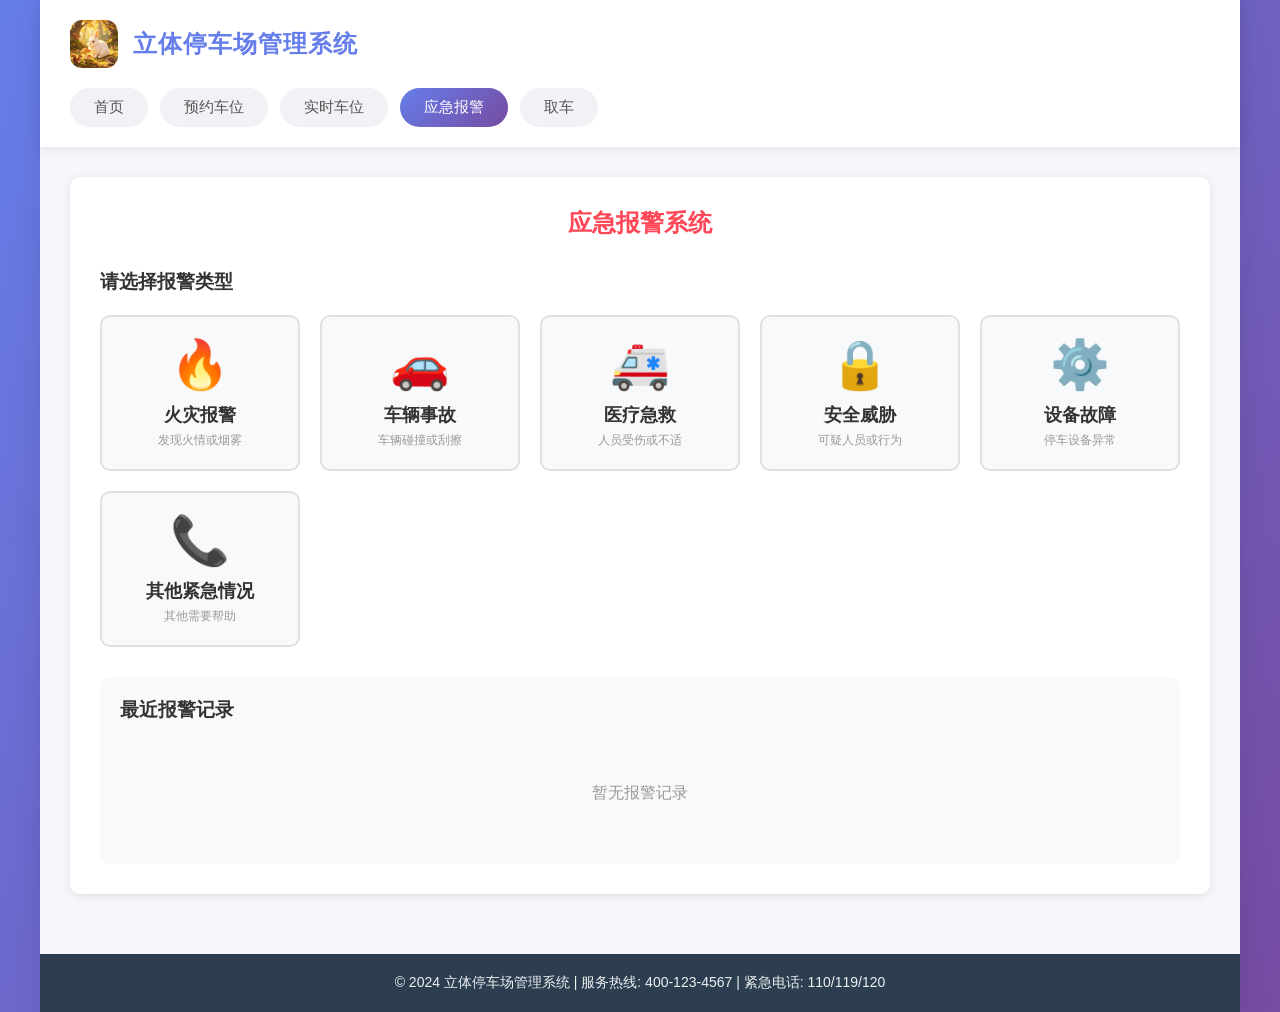
<file: pages/alarm.html>
<!DOCTYPE html>
<html lang="zh-CN">
<head>
    <meta charset="UTF-8">
    <meta name="viewport" content="width=device-width, initial-scale=1.0">
    <title>应急报警 - 立体停车场管理系统</title>
    <link rel="stylesheet" href="../style.css">
    <link rel="stylesheet" href="../css/main.css">
    <link rel="stylesheet" href="../css/alarm.css">
</head>
<body>
    <div class="container">
        <header>
            <div class="logo">
                <img src="../images/logo.png" alt="停车场Logo" onerror="this.src='https://via.placeholder.com/50x50?text=P'">
                <h1>立体停车场管理系统</h1>
            </div>
            <nav>
                <button class="nav-btn" onclick="navigateTo('../index.html')">首页</button>
                <button class="nav-btn" onclick="navigateTo('reservation.html')">预约车位</button>
                <button class="nav-btn" onclick="navigateTo('realtime-display.html')">实时车位</button>
                <button class="nav-btn active" onclick="navigateTo('alarm.html')">应急报警</button>
                <button class="nav-btn" onclick="navigateTo('pickup.html')">取车</button>
            </nav>
        </header>

        <main>
            <div class="alarm-container">
                <h2>应急报警系统</h2>
                
                <!-- 报警类型选择 -->
                <div class="alarm-types">
                    <h3>请选择报警类型</h3>
                    <div class="type-grid">
                        <div class="type-card" data-type="fire">
                            <div class="type-icon">🔥</div>
                            <div class="type-name">火灾报警</div>
                            <div class="type-desc">发现火情或烟雾</div>
                        </div>
                        <div class="type-card" data-type="accident">
                            <div class="type-icon">🚗</div>
                            <div class="type-name">车辆事故</div>
                            <div class="type-desc">车辆碰撞或刮擦</div>
                        </div>
                        <div class="type-card" data-type="medical">
                            <div class="type-icon">🚑</div>
                            <div class="type-name">医疗急救</div>
                            <div class="type-desc">人员受伤或不适</div>
                        </div>
                        <div class="type-card" data-type="security">
                            <div class="type-icon">🔒</div>
                            <div class="type-name">安全威胁</div>
                            <div class="type-desc">可疑人员或行为</div>
                        </div>
                        <div class="type-card" data-type="technical">
                            <div class="type-icon">⚙️</div>
                            <div class="type-name">设备故障</div>
                            <div class="type-desc">停车设备异常</div>
                        </div>
                        <div class="type-card" data-type="other">
                            <div class="type-icon">📞</div>
                            <div class="type-name">其他紧急情况</div>
                            <div class="type-desc">其他需要帮助</div>
                        </div>
                    </div>
                </div>

                <!-- 报警表单 -->
                <div class="alarm-form" id="alarmForm" style="display:none;">
                    <h3>详细信息</h3>
                    <div class="form-group">
                        <label>您的手机号：</label>
                        <input type="tel" id="alarmPhone" placeholder="请输入手机号以便联系您">
                    </div>
                    <div class="form-group">
                        <label>当前位置：</label>
                        <select id="alarmLocation">
                            <option value="">请选择当前位置</option>
                            <option value="A区">A区</option>
                            <option value="B区">B区</option>
                            <option value="C区">C区</option>
                            <option value="D区">D区</option>
                            <option value="E区">E区</option>
                            <option value="F区">F区</option>
                            <option value="G区">G区</option>
                            <option value="H区">H区</option>
                            <option value="入口处">入口处</option>
                            <option value="出口处">出口处</option>
                            <option value="电梯口">电梯口</option>
                            <option value="楼梯间">楼梯间</option>
                        </select>
                    </div>
                    <div class="form-group">
                        <label>车库号：</label>
                        <select id="alarmGarage">
                            <option value="">请选择车库号</option>
                        </select>
                    </div>
                    <div class="form-group">
                        <label>层数：</label>
                        <select id="alarmLevel">
                            <option value="">请选择层数</option>
                            <option value="1">一层</option>
                            <option value="2">二层</option>
                        </select>
                    </div>
                    <div class="form-group">
                        <label>详细描述：</label>
                        <textarea id="alarmDescription" rows="4" placeholder="请详细描述紧急情况..."></textarea>
                    </div>
                    <div class="form-group">
                        <label>紧急程度：</label>
                        <div class="urgency-levels">
                            <label class="urgency-option">
                                <input type="radio" name="urgency" value="low"> 
                                <span>一般</span>
                            </label>
                            <label class="urgency-option">
                                <input type="radio" name="urgency" value="medium"> 
                                <span>紧急</span>
                            </label>
                            <label class="urgency-option">
                                <input type="radio" name="urgency" value="high"> 
                                <span>非常紧急</span>
                            </label>
                        </div>
                    </div>
                    <div class="alarm-actions">
                        <button class="cancel-btn" onclick="resetAlarmForm()">取消</button>
                        <button class="submit-alarm-btn" onclick="submitAlarm()">立即报警</button>
                    </div>
                </div>

                <!-- 报警记录 -->
                <div class="alarm-history">
                    <h3>最近报警记录</h3>
                    <div class="history-list" id="alarmHistory">
                        <div class="history-empty">暂无报警记录</div>
                    </div>
                </div>
            </div>
        </main>

        <!-- 报警确认弹窗 -->
        <div id="alarmConfirmModal" class="modal" style="display:none;">
            <div class="modal-content">
                <div class="modal-header">
                    <h3>确认报警</h3>
                    <span class="close" onclick="closeAlarmModal()">&times;</span>
                </div>
                <div class="modal-body">
                    <p>⚠️ 请确认您的情况确实需要紧急援助！</p>
                    <p>虚报警报将承担相应法律责任。</p>
                    <p id="alarmConfirmMsg"></p>
                </div>
                <div class="modal-footer">
                    <button class="cancel-modal-btn" onclick="closeAlarmModal()">取消</button>
                    <button class="confirm-modal-btn" onclick="confirmAlarm()">确认报警</button>
                </div>
            </div>
        </div>

        <footer>
            <p>&copy; 2024 立体停车场管理系统 | 服务热线: 400-123-4567 | 紧急电话: 110/119/120</p>
        </footer>
    </div>

    <script src="../script.js"></script>
    <script src="../js/api/parking-data.js"></script>
    <script src="../js/pages/alarm.js"></script>
</body>
</html>
</file>
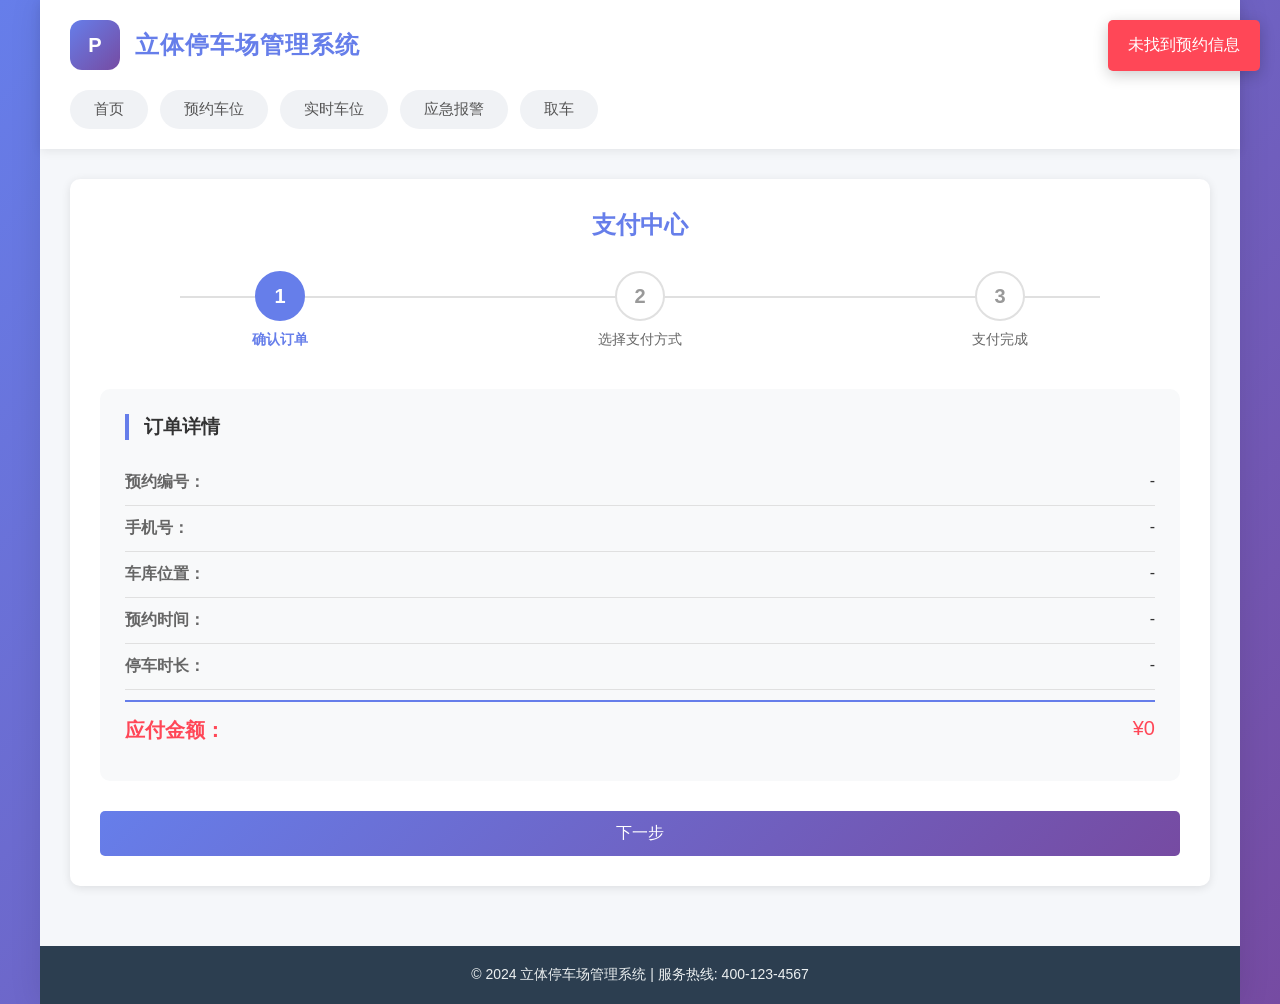
<file: pages/payment.html>
<!DOCTYPE html>
<html lang="zh-CN">
<head>
    <meta charset="UTF-8">
    <meta name="viewport" content="width=device-width, initial-scale=1.0">
    <title>支付中心 - 立体停车场管理系统</title>
    <link rel="stylesheet" href="../style.css">
    <link rel="stylesheet" href="../css/main.css">
    <link rel="stylesheet" href="../css/payment.css">
</head>
<body>
    <div class="container">
        <header>
            <div class="logo">
                <div style="width: 50px; height: 50px; background: linear-gradient(135deg, #667eea, #764ba2); border-radius: 12px; display: flex; align-items: center; justify-content: center; color: white; font-size: 20px; font-weight: bold;">P</div>
                <h1>立体停车场管理系统</h1>
            </div>
            <nav>
                <button class="nav-btn" onclick="navigateTo('../index.html')">首页</button>
                <button class="nav-btn" onclick="navigateTo('reservation.html')">预约车位</button>
                <button class="nav-btn" onclick="navigateTo('realtime-display.html')">实时车位</button>
                <button class="nav-btn" onclick="navigateTo('alarm.html')">应急报警</button>
                <button class="nav-btn" onclick="navigateTo('pickup.html')">取车</button>
            </nav>
        </header>

        <main>
            <div class="payment-container">
                <h2>支付中心</h2>
                
                <div class="payment-steps">
                    <div class="payment-step active" id="step1">
                        <div class="step-number">1</div>
                        <div class="step-text">确认订单</div>
                    </div>
                    <div class="payment-step" id="step2">
                        <div class="step-number">2</div>
                        <div class="step-text">选择支付方式</div>
                    </div>
                    <div class="payment-step" id="step3">
                        <div class="step-number">3</div>
                        <div class="step-text">支付完成</div>
                    </div>
                </div>

                <div class="payment-content" id="step1Content">
                    <div class="order-info">
                        <h3>订单详情</h3>
                        <div class="info-row">
                            <span class="info-label">预约编号：</span>
                            <span class="info-value" id="orderId">-</span>
                        </div>
                        <div class="info-row">
                            <span class="info-label">手机号：</span>
                            <span class="info-value" id="phoneNumber">-</span>
                        </div>
                        <div class="info-row">
                            <span class="info-label">车库位置：</span>
                            <span class="info-value" id="location">-</span>
                        </div>
                        <div class="info-row">
                            <span class="info-label">预约时间：</span>
                            <span class="info-value" id="timeRange">-</span>
                        </div>
                        <div class="info-row">
                            <span class="info-label">停车时长：</span>
                            <span class="info-value" id="duration">-</span>
                        </div>
                        <div class="info-row total-row">
                            <span class="info-label">应付金额：</span>
                            <span class="info-value" id="totalAmount">¥0</span>
                        </div>
                    </div>
                    <button class="next-payment-btn" onclick="goToPaymentStep2()">下一步</button>
                </div>

                <div class="payment-content" style="display:none;" id="step2Content">
                    <div class="payment-methods">
                        <h3>选择支付方式</h3>
                        <div class="method-list">
                            <div class="method-item" data-method="wechat" onclick="selectPaymentMethod('wechat')">
                                <div class="method-icon">💬</div>
                                <div class="method-name">微信支付</div>
                            </div>
                            <div class="method-item" data-method="alipay" onclick="selectPaymentMethod('alipay')">
                                <div class="method-icon">💰</div>
                                <div class="method-name">支付宝</div>
                            </div>
                            <div class="method-item" data-method="card" onclick="selectPaymentMethod('card')">
                                <div class="method-icon">💳</div>
                                <div class="method-name">银行卡支付</div>
                            </div>
                        </div>
                    </div>
                    <div class="payment-actions">
                        <button class="prev-payment-btn" onclick="goToPaymentStep1()">上一步</button>
                        <button class="confirm-payment-btn" onclick="processPayment()">确认支付</button>
                    </div>
                </div>

                <div class="payment-content" style="display:none;" id="step3Content">
                    <div class="payment-success">
                        <div class="success-icon">✓</div>
                        <h3>支付成功！</h3>
                        <p>您的预约已确认，请按时前往停车。</p>
                        <div class="success-details">
                            <div class="detail-row">
                                <strong>预约编号：</strong>
                                <span id="successOrderId">-</span>
                            </div>
                            <div class="detail-row">
                                <strong>车位位置：</strong>
                                <span id="successLocation">-</span>
                            </div>
                            <div class="detail-row">
                                <strong>支付金额：</strong>
                                <span id="successAmount">-</span>
                            </div>
                            <div class="detail-row">
                                <strong>交易单号：</strong>
                                <span id="successTransactionId">-</span>
                            </div>
                        </div>
                        <div class="action-buttons">
                            <button class="home-btn" onclick="goToHome()">返回首页</button>
                            <button class="realtime-btn" onclick="goToRealtime()">查看车位</button>
                        </div>
                    </div>
                </div>
            </div>
        </main>

        <footer>
            <p>&copy; 2024 立体停车场管理系统 | 服务热线: 400-123-4567</p>
        </footer>
    </div>

    <script>
        // 导航函数 - 注意路径
        function navigateTo(page) {
            window.location.href = page;
        }
        
        function goToHome() {
            window.location.href = '../index.html';
        }
        
        function goToRealtime() {
            window.location.href = 'realtime-display.html';
        }
        
        function showMessage(message, type) {
            const messageDiv = document.createElement('div');
            messageDiv.className = `message message-${type}`;
            messageDiv.textContent = message;
            messageDiv.style.cssText = `
                position: fixed;
                top: 20px;
                right: 20px;
                padding: 15px 20px;
                background: ${type === 'error' ? '#ff4757' : type === 'success' ? '#00a8ff' : '#667eea'};
                color: white;
                border-radius: 5px;
                z-index: 1000;
                animation: slideIn 0.3s ease;
            `;
            document.body.appendChild(messageDiv);
            setTimeout(() => messageDiv.remove(), 3000);
        }
        
        let selectedPaymentMethod = null;
        
        function selectPaymentMethod(method) {
            selectedPaymentMethod = method;
            document.querySelectorAll('.method-item').forEach(el => {
                el.classList.remove('selected');
            });
            document.querySelector(`.method-item[data-method="${method}"]`).classList.add('selected');
        }
        
        let currentReservation = null;
        let overtimeInfo = null;
        
        document.addEventListener('DOMContentLoaded', async () => {
            await loadReservationData();
            displayOrderInfo();
        });
        
        async function loadReservationData() {
            try {
                const pendingReservation = sessionStorage.getItem('pendingReservation');
                if (pendingReservation) {
                    currentReservation = JSON.parse(pendingReservation);
                }
                
                const overtimeData = sessionStorage.getItem('overtimePayment');
                if (overtimeData && !currentReservation) {
                    const data = JSON.parse(overtimeData);
                    currentReservation = data.reservation;
                    overtimeInfo = data.overtimeInfo;
                }
                
                if (!currentReservation) {
                    showMessage('未找到预约信息', 'error');
                    setTimeout(() => { window.location.href = '../index.html'; }, 2000);
                }
            } catch(e) {
                console.error('加载数据失败:', e);
            }
        }
        
        function displayOrderInfo() {
            if (!currentReservation) return;
            
            const startTime = new Date(currentReservation.startTime);
            const endTime = new Date(currentReservation.endTime);
            const duration = (endTime - startTime) / (1000 * 60 * 60);
            
            const isOvertime = overtimeInfo && overtimeInfo.hasOvertime;
            const totalAmount = isOvertime ? overtimeInfo.fee : (currentReservation.fee || Math.ceil(duration) * 5);
            
            document.getElementById('orderId').textContent = currentReservation.orderId || '生成中...';
            document.getElementById('phoneNumber').textContent = maskPhone(currentReservation.phoneNumber);
            document.getElementById('location').textContent = `${currentReservation.garage}区 ${currentReservation.level}层 ${currentReservation.spotNumber}号`;
            document.getElementById('timeRange').textContent = `${formatDateTime(startTime)} - ${formatDateTime(endTime)}`;
            document.getElementById('duration').textContent = `${duration.toFixed(1)} 小时`;
            document.getElementById('totalAmount').textContent = `¥${totalAmount}`;
            
            sessionStorage.setItem('paymentAmount', totalAmount);
            
            if (isOvertime && overtimeInfo) {
                const orderInfoDiv = document.querySelector('.order-info');
                const overtimeHtml = `<div class="info-row overtime-row" style="color:#ff4757;"><span class="info-label">超时说明：</span><span class="info-value">超时 ${overtimeInfo.hours} 小时，费用 ¥${overtimeInfo.fee}</span></div>`;
                const totalRow = orderInfoDiv.querySelector('.total-row');
                if (totalRow) totalRow.insertAdjacentHTML('beforebegin', overtimeHtml);
            }
        }
        
        function goToPaymentStep2() {
            showPaymentStep(2);
        }
        
        function goToPaymentStep1() {
            showPaymentStep(1);
        }
        
        async function processPayment() {
            if (!selectedPaymentMethod) {
                showMessage('请选择支付方式', 'warning');
                return;
            }
            
            const totalAmount = parseInt(sessionStorage.getItem('paymentAmount') || '0');
            const confirmBtn = document.querySelector('.confirm-payment-btn');
            const originalText = confirmBtn.textContent;
            confirmBtn.textContent = '处理中...';
            confirmBtn.disabled = true;
            
            await new Promise(resolve => setTimeout(resolve, 500));
            
            const transactionId = 'TXN' + Date.now() + Math.floor(Math.random() * 10000);
            
            // 保存到localStorage
            const paymentRecord = {
                id: Date.now(),
                reservationId: currentReservation.id,
                amount: totalAmount,
                paymentMethod: selectedPaymentMethod,
                transactionId: transactionId,
                paidAt: new Date().toISOString()
            };
            const payments = JSON.parse(localStorage.getItem('parking_payments') || '[]');
            payments.push(paymentRecord);
            localStorage.setItem('parking_payments', JSON.stringify(payments));
            
            // 更新预约状态
            if (currentReservation.id) {
                const reservations = JSON.parse(localStorage.getItem('parking_reservations') || '[]');
                const idx = reservations.findIndex(r => r.id === currentReservation.id);
                if (idx !== -1) {
                    reservations[idx].status = 'paid';
                    localStorage.setItem('parking_reservations', JSON.stringify(reservations));
                }
            }
            
            showPaymentStep(3);
            document.getElementById('successOrderId').textContent = currentReservation.orderId || '生成中...';
            document.getElementById('successLocation').textContent = `${currentReservation.garage}区 ${currentReservation.level}层 ${currentReservation.spotNumber}号`;
            document.getElementById('successAmount').textContent = `¥${totalAmount}`;
            document.getElementById('successTransactionId').textContent = transactionId;
            
            sessionStorage.removeItem('pendingReservation');
            sessionStorage.removeItem('overtimePayment');
            
            confirmBtn.textContent = originalText;
            confirmBtn.disabled = false;
        }
        
        function showPaymentStep(step) {
            for (let i = 1; i <= 3; i++) {
                const content = document.getElementById(`step${i}Content`);
                if (content) content.style.display = 'none';
                const stepEl = document.getElementById(`step${i}`);
                if (stepEl) {
                    if (i < step) {
                        stepEl.classList.add('completed');
                        stepEl.classList.remove('active');
                    } else if (i === step) {
                        stepEl.classList.add('active');
                        stepEl.classList.remove('completed');
                    } else {
                        stepEl.classList.remove('active', 'completed');
                    }
                }
            }
            const currentContent = document.getElementById(`step${step}Content`);
            if (currentContent) currentContent.style.display = 'block';
        }
        
        function maskPhone(phone) {
            if (!phone || phone.length !== 11) return phone;
            return phone.substring(0, 3) + '****' + phone.substring(7);
        }
        
        function formatDateTime(date) {
            return `${date.getMonth()+1}/${date.getDate()} ${date.getHours().toString().padStart(2,'0')}:${date.getMinutes().toString().padStart(2,'0')}`;
        }
        
        // 添加样式
        const style = document.createElement('style');
        style.textContent = `@keyframes slideIn{from{transform:translateX(100%);opacity:0;}to{transform:translateX(0);opacity:1;}}.method-item.selected{background:linear-gradient(135deg,#667eea10,#764ba210);border-color:#667eea;}.method-item{cursor:pointer;border:2px solid #e0e0e0;border-radius:10px;padding:15px 20px;display:flex;align-items:center;gap:15px;transition:all 0.3s;margin-bottom:10px;}.method-item:hover{border-color:#667eea;}.method-icon{font-size:28px;}.method-name{font-size:18px;font-weight:bold;}`;
        document.head.appendChild(style);
        
        // 暴露全局函数
        window.goToPaymentStep2 = goToPaymentStep2;
        window.goToPaymentStep1 = goToPaymentStep1;
        window.processPayment = processPayment;
        window.selectPaymentMethod = selectPaymentMethod;
        window.goToHome = goToHome;
        window.goToRealtime = goToRealtime;
        window.navigateTo = navigateTo;
    </script>
</body>
</html>
</file>
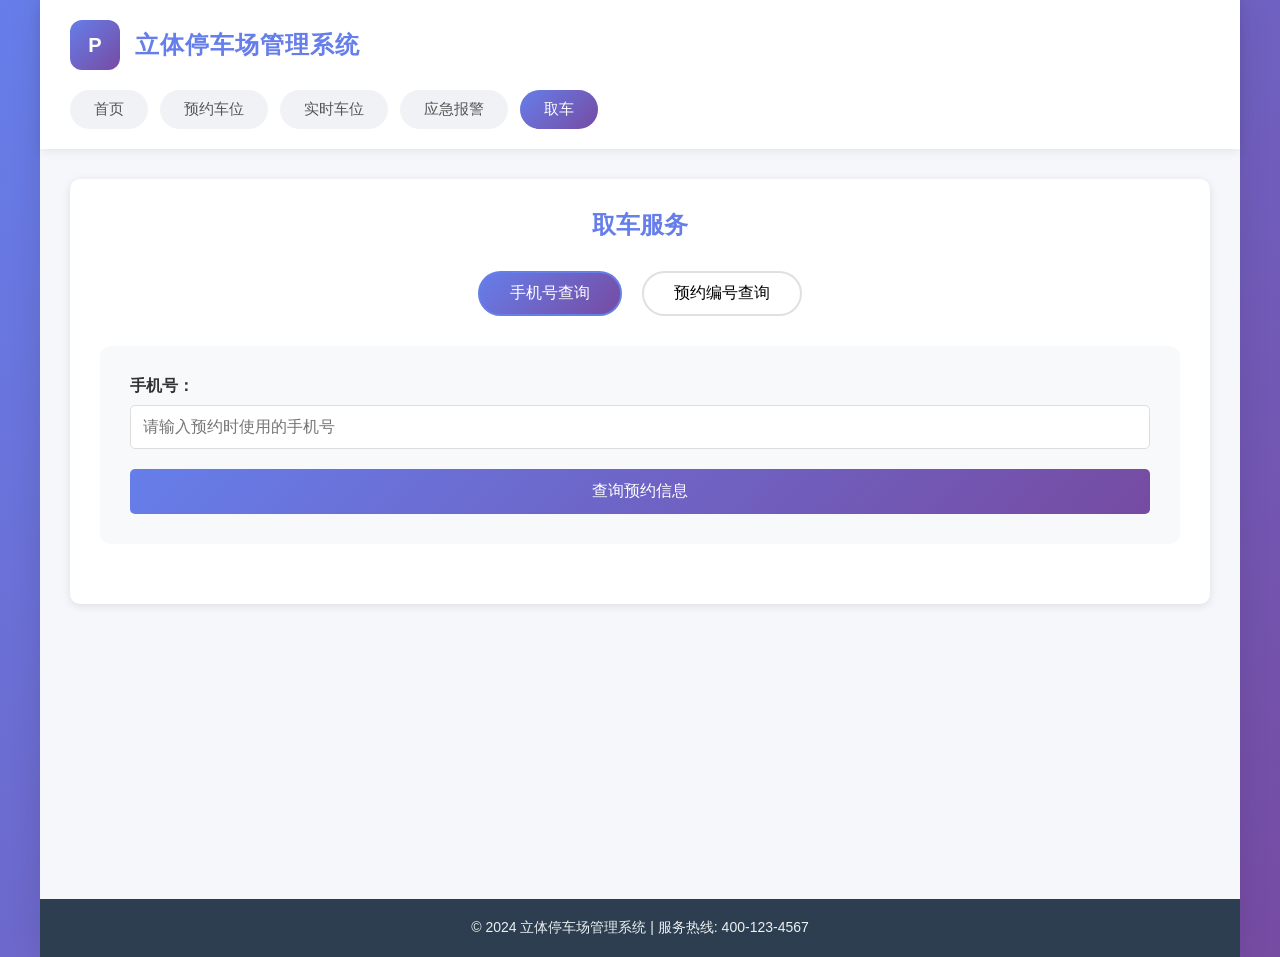
<file: pages/pickup.html>
<!DOCTYPE html>
<html lang="zh-CN">
<head>
    <meta charset="UTF-8">
    <meta name="viewport" content="width=device-width, initial-scale=1.0">
    <title>取车 - 立体停车场管理系统</title>
    <link rel="stylesheet" href="../style.css">
    <link rel="stylesheet" href="../css/main.css">
    <link rel="stylesheet" href="../css/pickup.css">
</head>
<body>
    <div class="container">
        <header>
            <div class="logo">
                <div style="width: 50px; height: 50px; background: linear-gradient(135deg, #667eea, #764ba2); border-radius: 12px; display: flex; align-items: center; justify-content: center; color: white; font-size: 20px; font-weight: bold;">P</div>
                <h1>立体停车场管理系统</h1>
            </div>
            <nav>
                <button class="nav-btn" onclick="navigateTo('../index.html')">首页</button>
                <button class="nav-btn" onclick="navigateTo('reservation.html')">预约车位</button>
                <button class="nav-btn" onclick="navigateTo('realtime-display.html')">实时车位</button>
                <button class="nav-btn" onclick="navigateTo('alarm.html')">应急报警</button>
                <button class="nav-btn active" onclick="navigateTo('pickup.html')">取车</button>
            </nav>
        </header>

        <main>
            <div class="pickup-container">
                <h2>取车服务</h2>
                
                <!-- 查询方式选择 -->
                <div class="search-methods">
                    <button class="method-btn active" data-method="phone" onclick="switchSearchMethod('phone')">手机号查询</button>
                    <button class="method-btn" data-method="order" onclick="switchSearchMethod('order')">预约编号查询</button>
                </div>

                <!-- 手机号查询 -->
                <div class="search-form" id="phoneSearch">
                    <div class="form-group">
                        <label>手机号：</label>
                        <input type="tel" id="searchPhone" placeholder="请输入预约时使用的手机号" maxlength="11">
                    </div>
                    <button class="search-btn" onclick="searchByPhone()">查询预约信息</button>
                </div>

                <!-- 预约编号查询 -->
                <div class="search-form" id="orderSearch" style="display:none;">
                    <div class="form-group">
                        <label>预约编号：</label>
                        <input type="text" id="searchOrderId" placeholder="请输入预约编号">
                    </div>
                    <button class="search-btn" onclick="searchByOrderId()">查询预约信息</button>
                </div>

                <!-- 预约信息显示 -->
                <div class="reservation-info" id="reservationInfo" style="display:none;">
                    <h3>预约信息</h3>
                    <div class="info-card">
                        <div class="info-row">
                            <span class="label">预约编号：</span>
                            <span class="value" id="infoOrderId">-</span>
                        </div>
                        <div class="info-row">
                            <span class="label">手机号：</span>
                            <span class="value" id="infoPhone">-</span>
                        </div>
                        <div class="info-row">
                            <span class="label">车库位置：</span>
                            <span class="value" id="infoLocation">-</span>
                        </div>
                        <div class="info-row">
                            <span class="label">预约时间：</span>
                            <span class="value" id="infoTimeRange">-</span>
                        </div>
                        <div class="info-row">
                            <span class="label">当前状态：</span>
                            <span class="value" id="infoStatus">-</span>
                        </div>
                        <div class="info-row">
                            <span class="label">停车时长：</span>
                            <span class="value" id="infoDuration">-</span>
                        </div>
                        <div class="info-row overtime-row" id="overtimeRow" style="display:none;">
                            <span class="label">超时费用：</span>
                            <span class="value" id="overtimeFee">-</span>
                        </div>
                    </div>
                    
                    <div class="pickup-actions">
                        <button class="pickup-btn" onclick="showPickupConfirm()">确认取车</button>
                    </div>
                </div>
            </div>
        </main>

        <!-- 取车确认弹窗 -->
        <div id="pickupConfirmModal" class="modal" style="display:none;">
            <div class="modal-content">
                <div class="modal-header">
                    <h3>确认取车</h3>
                    <span class="close" onclick="closePickupModal()">&times;</span>
                </div>
                <div class="modal-body">
                    <p>请确认以下信息：</p>
                    <div class="confirm-details">
                        <div><strong>车位：</strong> <span id="confirmSpot">-</span></div>
                        <div><strong>预约时间：</strong> <span id="confirmTime">-</span></div>
                        <div id="confirmOvertime" style="display:none; color:#ff4757;">
                            <strong>超时费用：</strong> <span id="confirmOvertimeFee">-</span>
                        </div>
                    </div>
                    <p class="warning-text">⚠️ 取车后将释放车位，请确认车辆已准备就绪！</p>
                </div>
                <div class="modal-footer">
                    <button class="cancel-modal-btn" onclick="closePickupModal()">取消</button>
                    <button class="confirm-modal-btn" onclick="confirmPickup()">确认取车</button>
                </div>
            </div>
        </div>

        <!-- 超时支付弹窗 -->
        <div id="overtimePaymentModal" class="modal" style="display:none;">
            <div class="modal-content">
                <div class="modal-header">
                    <h3>超时费用支付</h3>
                    <span class="close" onclick="closeOvertimeModal()">&times;</span>
                </div>
                <div class="modal-body">
                    <p>您的停车已超时，需要支付额外费用：</p>
                    <div class="overtime-details">
                        <div><strong>超时时长：</strong> <span id="overtimeHours">-</span> 小时</div>
                        <div><strong>超时费用：</strong> <span id="overtimeAmount">-</span></div>
                    </div>
                </div>
                <div class="modal-footer">
                    <button class="confirm-modal-btn" onclick="goToOvertimePayment()">前往支付</button>
                </div>
            </div>
        </div>

        <footer>
            <p>&copy; 2024 立体停车场管理系统 | 服务热线: 400-123-4567</p>
        </footer>
    </div>

    <script>
        // 全局变量
        let currentReservation = null;
        let currentSearchMethod = 'phone';
        let currentOvertimeInfo = null;
        
        // 导航函数
        function navigateTo(page) {
            window.location.href = page;
        }
        
        // 显示消息
        function showMessage(message, type) {
            const messageDiv = document.createElement('div');
            messageDiv.className = `message message-${type}`;
            messageDiv.textContent = message;
            messageDiv.style.cssText = `
                position: fixed;
                top: 20px;
                right: 20px;
                padding: 15px 20px;
                background: ${type === 'error' ? '#ff4757' : type === 'success' ? '#00a8ff' : '#667eea'};
                color: white;
                border-radius: 5px;
                z-index: 1000;
                animation: slideIn 0.3s ease;
            `;
            document.body.appendChild(messageDiv);
            setTimeout(() => messageDiv.remove(), 3000);
        }
        
        // 切换查询方式
        function switchSearchMethod(method) {
            currentSearchMethod = method;
            
            // 更新按钮样式
            document.querySelectorAll('.method-btn').forEach(btn => {
                btn.classList.remove('active');
            });
            document.querySelector(`.method-btn[data-method="${method}"]`).classList.add('active');
            
            // 切换表单显示
            const phoneSearch = document.getElementById('phoneSearch');
            const orderSearch = document.getElementById('orderSearch');
            
            if (method === 'phone') {
                phoneSearch.style.display = 'block';
                orderSearch.style.display = 'none';
            } else {
                phoneSearch.style.display = 'none';
                orderSearch.style.display = 'block';
            }
            
            // 隐藏预约信息
            document.getElementById('reservationInfo').style.display = 'none';
            currentReservation = null;
        }
        
        // 通过手机号查询
        function searchByPhone() {
            const phone = document.getElementById('searchPhone').value;
            
            if (!phone || phone.length !== 11) {
                showMessage('请输入有效的11位手机号码', 'error');
                return;
            }
            
            // 从localStorage获取预约数据
            const reservations = JSON.parse(localStorage.getItem('parking_reservations') || '[]');
            const now = new Date();
            
            // 查找该手机号的有效预约（未完成、未取消、未过期）
            const reservation = reservations.find(r => 
                r.phoneNumber === phone && 
                r.status !== 'cancelled' && 
                r.status !== 'completed' &&
                new Date(r.endTime) >= now
            );
            
            if (!reservation) {
                showMessage('未找到该手机号的有效预约记录', 'error');
                return;
            }
            
            displayReservationInfo(reservation);
        }
        
        // 通过订单号查询
        function searchByOrderId() {
            const orderId = document.getElementById('searchOrderId').value;
            
            if (!orderId) {
                showMessage('请输入预约编号', 'error');
                return;
            }
            
            // 从localStorage获取预约数据
            const reservations = JSON.parse(localStorage.getItem('parking_reservations') || '[]');
            const reservation = reservations.find(r => r.orderId === orderId);
            
            if (!reservation) {
                showMessage('未找到该订单号的预约记录', 'error');
                return;
            }
            
            displayReservationInfo(reservation);
        }
        
        // 显示预约信息
        function displayReservationInfo(reservation) {
            currentReservation = reservation;
            
            const now = new Date();
            const endTime = new Date(reservation.endTime);
            const startTime = new Date(reservation.startTime);
            const isOvertime = now > endTime;
            const isCompleted = reservation.status === 'completed';
            const isCancelled = reservation.status === 'cancelled';
            
            // 计算停车时长
            const pickupTime = reservation.pickupTime ? new Date(reservation.pickupTime) : now;
            const duration = (pickupTime - startTime) / (1000 * 60 * 60);
            
            // 计算超时费用
            if (isOvertime && !isCompleted && !isCancelled) {
                const overtimeHours = Math.ceil((now - endTime) / (1000 * 60 * 60));
                currentOvertimeInfo = {
                    hasOvertime: true,
                    hours: overtimeHours,
                    fee: overtimeHours * 5
                };
            } else {
                currentOvertimeInfo = null;
            }
            
            document.getElementById('infoOrderId').textContent = reservation.orderId || '未知';
            document.getElementById('infoPhone').textContent = maskPhone(reservation.phoneNumber);
            document.getElementById('infoLocation').textContent = `${reservation.garage}区 ${reservation.level}层 ${reservation.spotNumber}号`;
            document.getElementById('infoTimeRange').textContent = `${formatDateTime(startTime)} - ${formatDateTime(endTime)}`;
            
            let statusText = '';
            let statusColor = '';
            if (isCompleted) {
                statusText = '已完成取车';
                statusColor = '#00a8ff';
            } else if (isCancelled) {
                statusText = '已取消';
                statusColor = '#999';
            } else if (isOvertime) {
                statusText = '超时停放';
                statusColor = '#ff4757';
            } else {
                statusText = '正常停放';
                statusColor = '#00a8ff';
            }
            const statusSpan = document.getElementById('infoStatus');
            statusSpan.textContent = statusText;
            statusSpan.style.color = statusColor;
            
            document.getElementById('infoDuration').textContent = `${duration.toFixed(1)} 小时`;
            
            if (currentOvertimeInfo && currentOvertimeInfo.hasOvertime) {
                const overtimeRow = document.getElementById('overtimeRow');
                const overtimeFeeSpan = document.getElementById('overtimeFee');
                if (overtimeRow && overtimeFeeSpan) {
                    overtimeRow.style.display = 'flex';
                    overtimeFeeSpan.textContent = `¥${currentOvertimeInfo.fee} (超时${currentOvertimeInfo.hours}小时)`;
                }
            } else {
                document.getElementById('overtimeRow').style.display = 'none';
            }
            
            // 禁用取车按钮如果已完成或已取消
            const pickupBtn = document.querySelector('.pickup-btn');
            if (pickupBtn) {
                if (isCompleted || isCancelled) {
                    pickupBtn.disabled = true;
                    pickupBtn.style.opacity = '0.5';
                    pickupBtn.style.cursor = 'not-allowed';
                } else {
                    pickupBtn.disabled = false;
                    pickupBtn.style.opacity = '1';
                    pickupBtn.style.cursor = 'pointer';
                }
            }
            
            document.getElementById('reservationInfo').style.display = 'block';
        }
        
        // 显示取车确认弹窗
        function showPickupConfirm() {
            if (!currentReservation) return;
            
            const startTime = new Date(currentReservation.startTime);
            const endTime = new Date(currentReservation.endTime);
            
            document.getElementById('confirmSpot').textContent = `${currentReservation.garage}区 ${currentReservation.level}层 ${currentReservation.spotNumber}号`;
            document.getElementById('confirmTime').textContent = `${formatDateTime(startTime)} - ${formatDateTime(endTime)}`;
            
            if (currentOvertimeInfo && currentOvertimeInfo.hasOvertime) {
                document.getElementById('confirmOvertime').style.display = 'block';
                document.getElementById('confirmOvertimeFee').textContent = `¥${currentOvertimeInfo.fee}`;
            } else {
                document.getElementById('confirmOvertime').style.display = 'none';
            }
            
            document.getElementById('pickupConfirmModal').style.display = 'flex';
        }
        
        // 关闭取车确认弹窗
        function closePickupModal() {
            document.getElementById('pickupConfirmModal').style.display = 'none';
        }
        
        // 关闭超时支付弹窗
        function closeOvertimeModal() {
            document.getElementById('overtimePaymentModal').style.display = 'none';
        }
        
        // 确认取车
        function confirmPickup() {
            closePickupModal();
            
            const now = new Date();
            const endTime = new Date(currentReservation.endTime);
            const isOvertime = now > endTime;
            
            if (isOvertime && currentOvertimeInfo) {
                // 有超时，显示超时支付弹窗
                document.getElementById('overtimeHours').textContent = currentOvertimeInfo.hours;
                document.getElementById('overtimeAmount').textContent = `¥${currentOvertimeInfo.fee}`;
                document.getElementById('overtimePaymentModal').style.display = 'flex';
            } else {
                // 无超时，直接完成取车
                completePickup();
            }
        }
        
        // 前往超时支付
        function goToOvertimePayment() {
            closeOvertimeModal();
            
            // 保存超时支付信息到sessionStorage
            sessionStorage.setItem('overtimePayment', JSON.stringify({
                reservation: currentReservation,
                overtimeInfo: currentOvertimeInfo
            }));
            
            window.location.href = 'payment.html';
        }
        
        // 完成取车
        function completePickup() {
            // 更新预约状态
            const reservations = JSON.parse(localStorage.getItem('parking_reservations') || '[]');
            const index = reservations.findIndex(r => r.id === currentReservation.id);
            if (index !== -1) {
                reservations[index].status = 'completed';
                reservations[index].pickupTime = new Date().toISOString();
                localStorage.setItem('parking_reservations', JSON.stringify(reservations));
                
                // 释放车位 - 更新停车场数据
                const parkingData = JSON.parse(localStorage.getItem('parking_structure') || '{}');
                if (parkingData.spots && 
                    parkingData.spots[currentReservation.garage] && 
                    parkingData.spots[currentReservation.garage][currentReservation.level] &&
                    parkingData.spots[currentReservation.garage][currentReservation.level][currentReservation.spotNumber]) {
                    parkingData.spots[currentReservation.garage][currentReservation.level][currentReservation.spotNumber].isAvailable = true;
                    localStorage.setItem('parking_structure', JSON.stringify(parkingData));
                }
            }
            
            showMessage('取车成功！感谢您的使用！', 'success');
            
            // 重置页面
            document.getElementById('reservationInfo').style.display = 'none';
            document.getElementById('searchPhone').value = '';
            document.getElementById('searchOrderId').value = '';
            currentReservation = null;
            currentOvertimeInfo = null;
        }
        
        // 辅助函数
        function maskPhone(phone) {
            if (!phone || phone.length !== 11) return phone;
            return phone.substring(0, 3) + '****' + phone.substring(7);
        }
        
        function formatDateTime(date) {
            return `${date.getMonth()+1}/${date.getDate()} ${date.getHours().toString().padStart(2,'0')}:${date.getMinutes().toString().padStart(2,'0')}`;
        }
        
        // 添加动画样式
        const style = document.createElement('style');
        style.textContent = `
            @keyframes slideIn {
                from { transform: translateX(100%); opacity: 0; }
                to { transform: translateX(0); opacity: 1; }
            }
            .modal {
                position: fixed;
                top: 0;
                left: 0;
                width: 100%;
                height: 100%;
                background: rgba(0,0,0,0.5);
                display: flex;
                align-items: center;
                justify-content: center;
                z-index: 1000;
            }
            .modal-content {
                background: white;
                border-radius: 10px;
                width: 90%;
                max-width: 450px;
                animation: slideIn 0.3s ease;
            }
            .modal-header {
                display: flex;
                justify-content: space-between;
                align-items: center;
                padding: 20px;
                border-bottom: 1px solid #e0e0e0;
            }
            .modal-header .close {
                font-size: 28px;
                cursor: pointer;
                color: #999;
            }
            .modal-body {
                padding: 20px;
            }
            .modal-footer {
                padding: 20px;
                border-top: 1px solid #e0e0e0;
                display: flex;
                justify-content: flex-end;
                gap: 10px;
            }
            .confirm-details, .overtime-details {
                background: #f8f9fa;
                padding: 15px;
                border-radius: 8px;
                margin: 15px 0;
            }
            .confirm-details div, .overtime-details div {
                padding: 5px 0;
            }
            .warning-text {
                color: #ff4757;
                font-size: 14px;
                margin-top: 10px;
            }
            .cancel-modal-btn {
                background: #f0f0f0;
                color: #333;
                padding: 10px 20px;
                border: none;
                border-radius: 5px;
                cursor: pointer;
            }
            .confirm-modal-btn {
                background: linear-gradient(135deg, #667eea, #764ba2);
                color: white;
                padding: 10px 20px;
                border: none;
                border-radius: 5px;
                cursor: pointer;
            }
        `;
        document.head.appendChild(style);
        
        // 暴露全局函数
        window.navigateTo = navigateTo;
        window.switchSearchMethod = switchSearchMethod;
        window.searchByPhone = searchByPhone;
        window.searchByOrderId = searchByOrderId;
        window.showPickupConfirm = showPickupConfirm;
        window.closePickupModal = closePickupModal;
        window.closeOvertimeModal = closeOvertimeModal;
        window.confirmPickup = confirmPickup;
        window.goToOvertimePayment = goToOvertimePayment;
    </script>
</body>
</html>
</file>
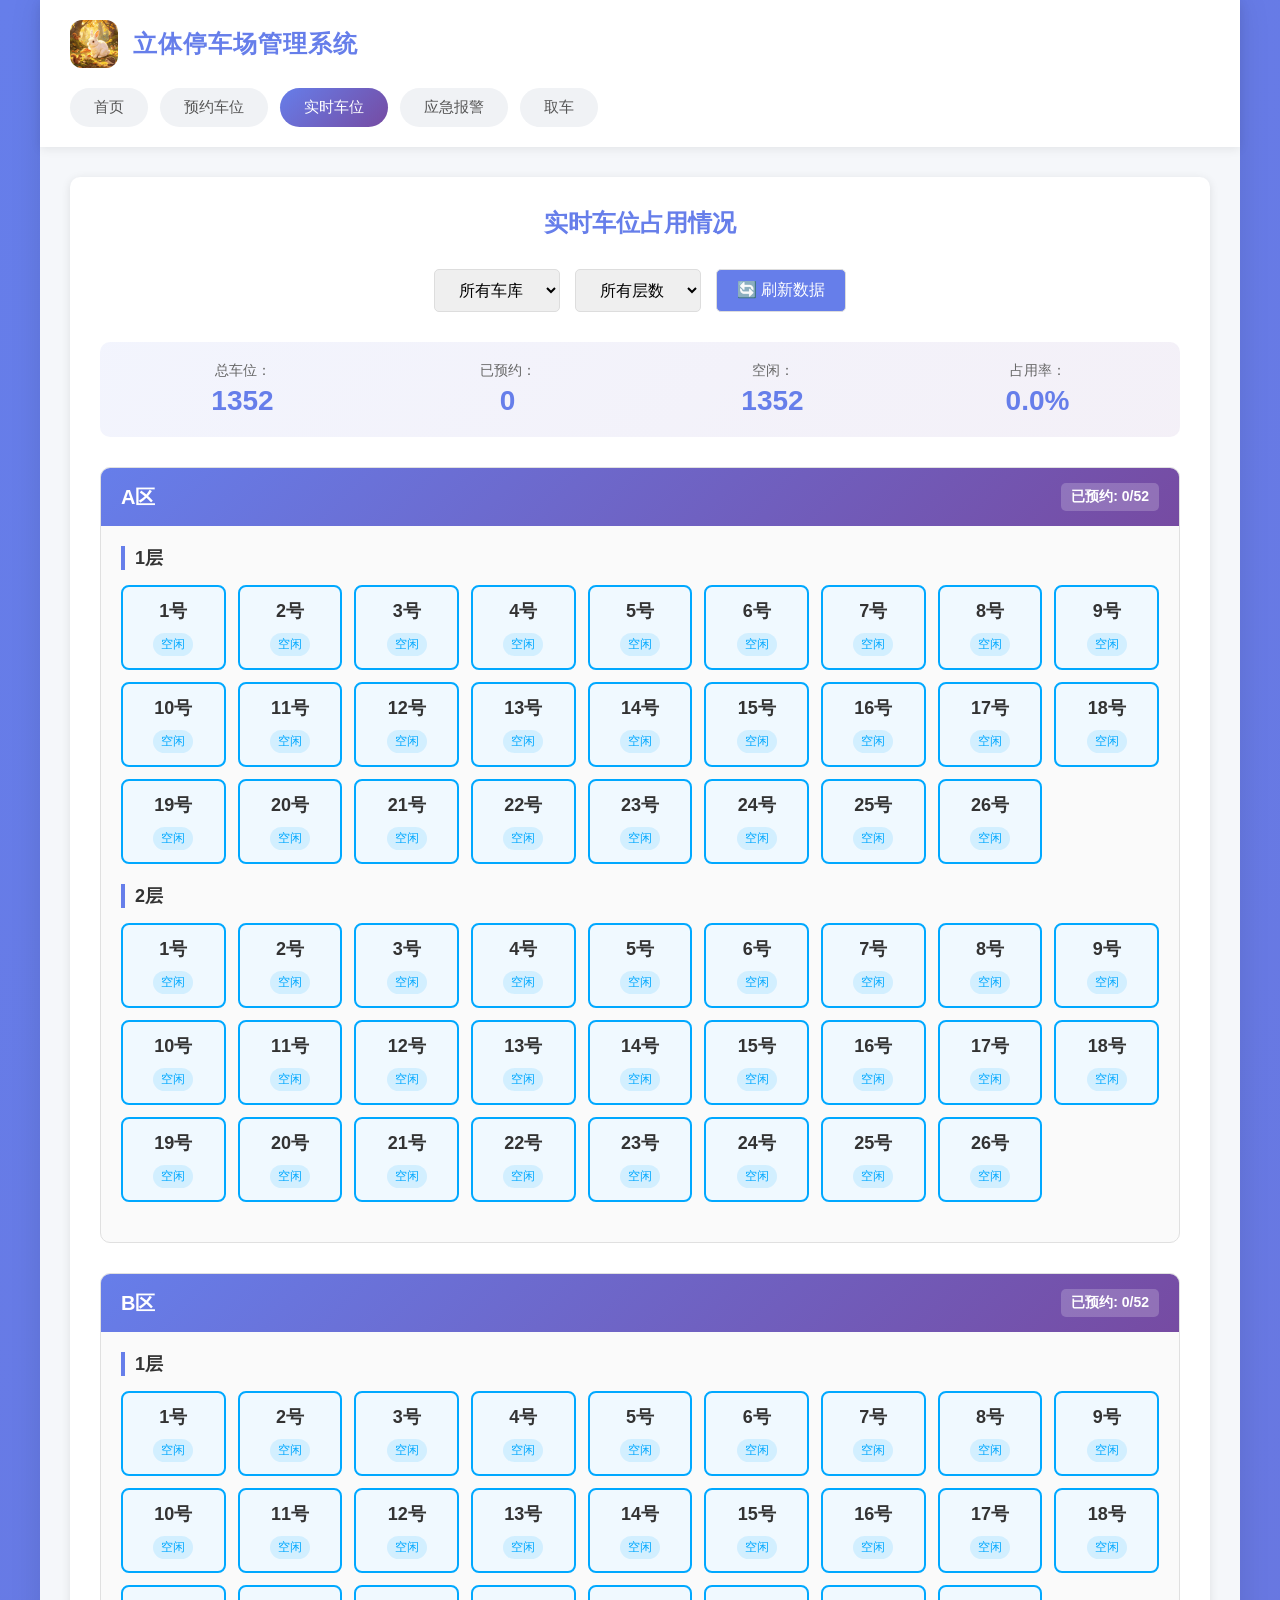
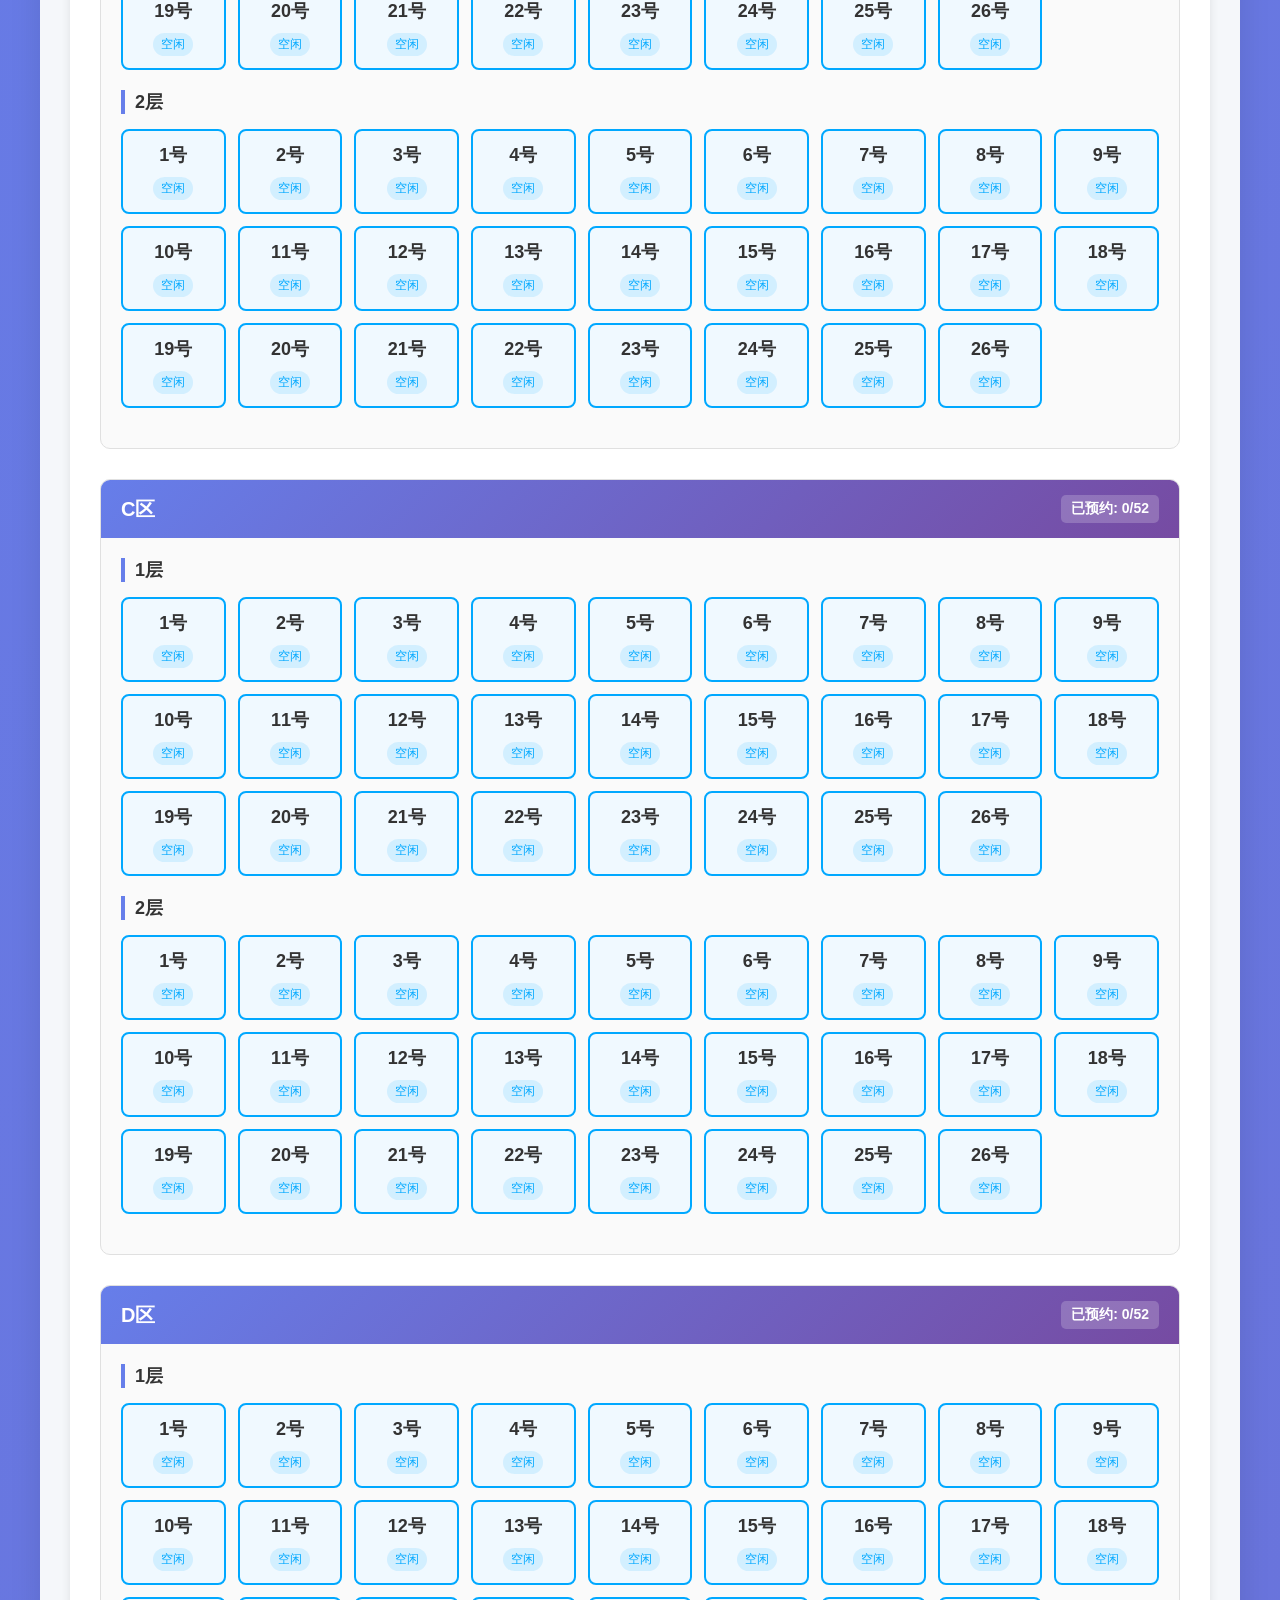
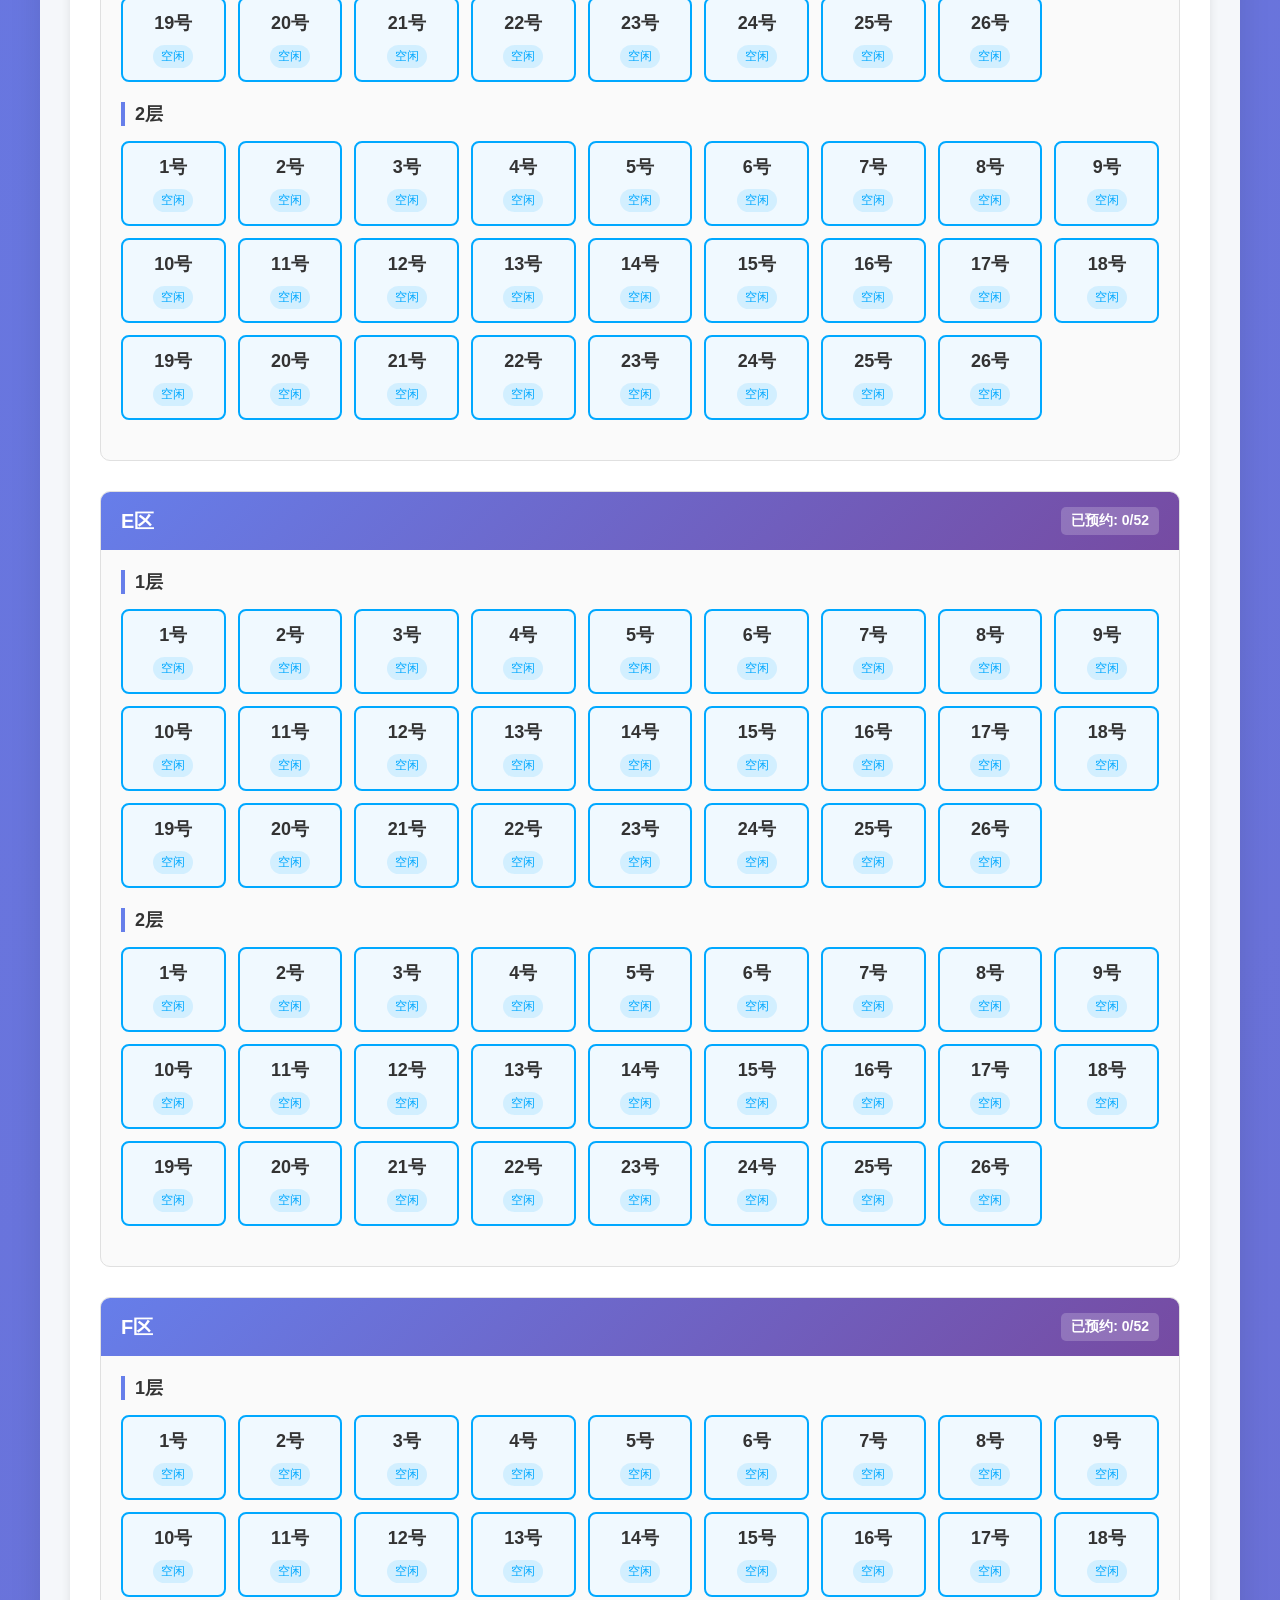
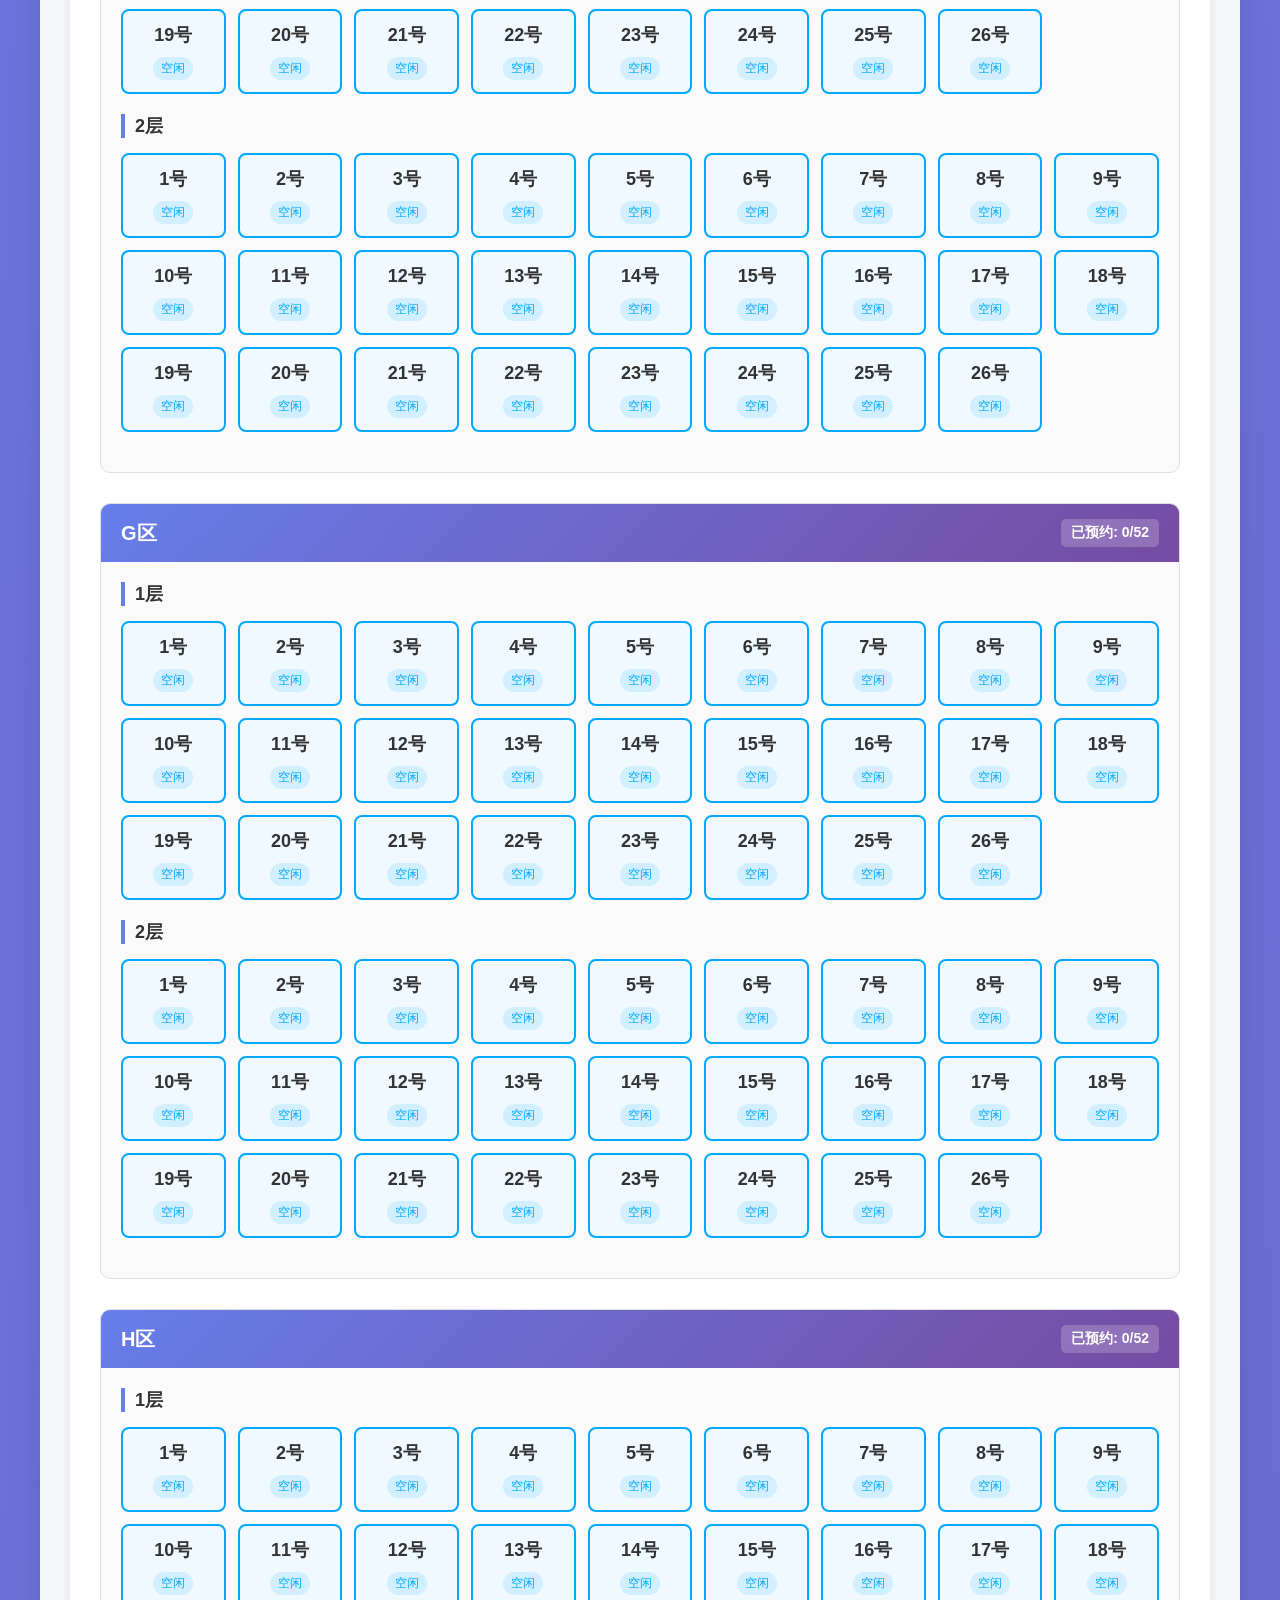
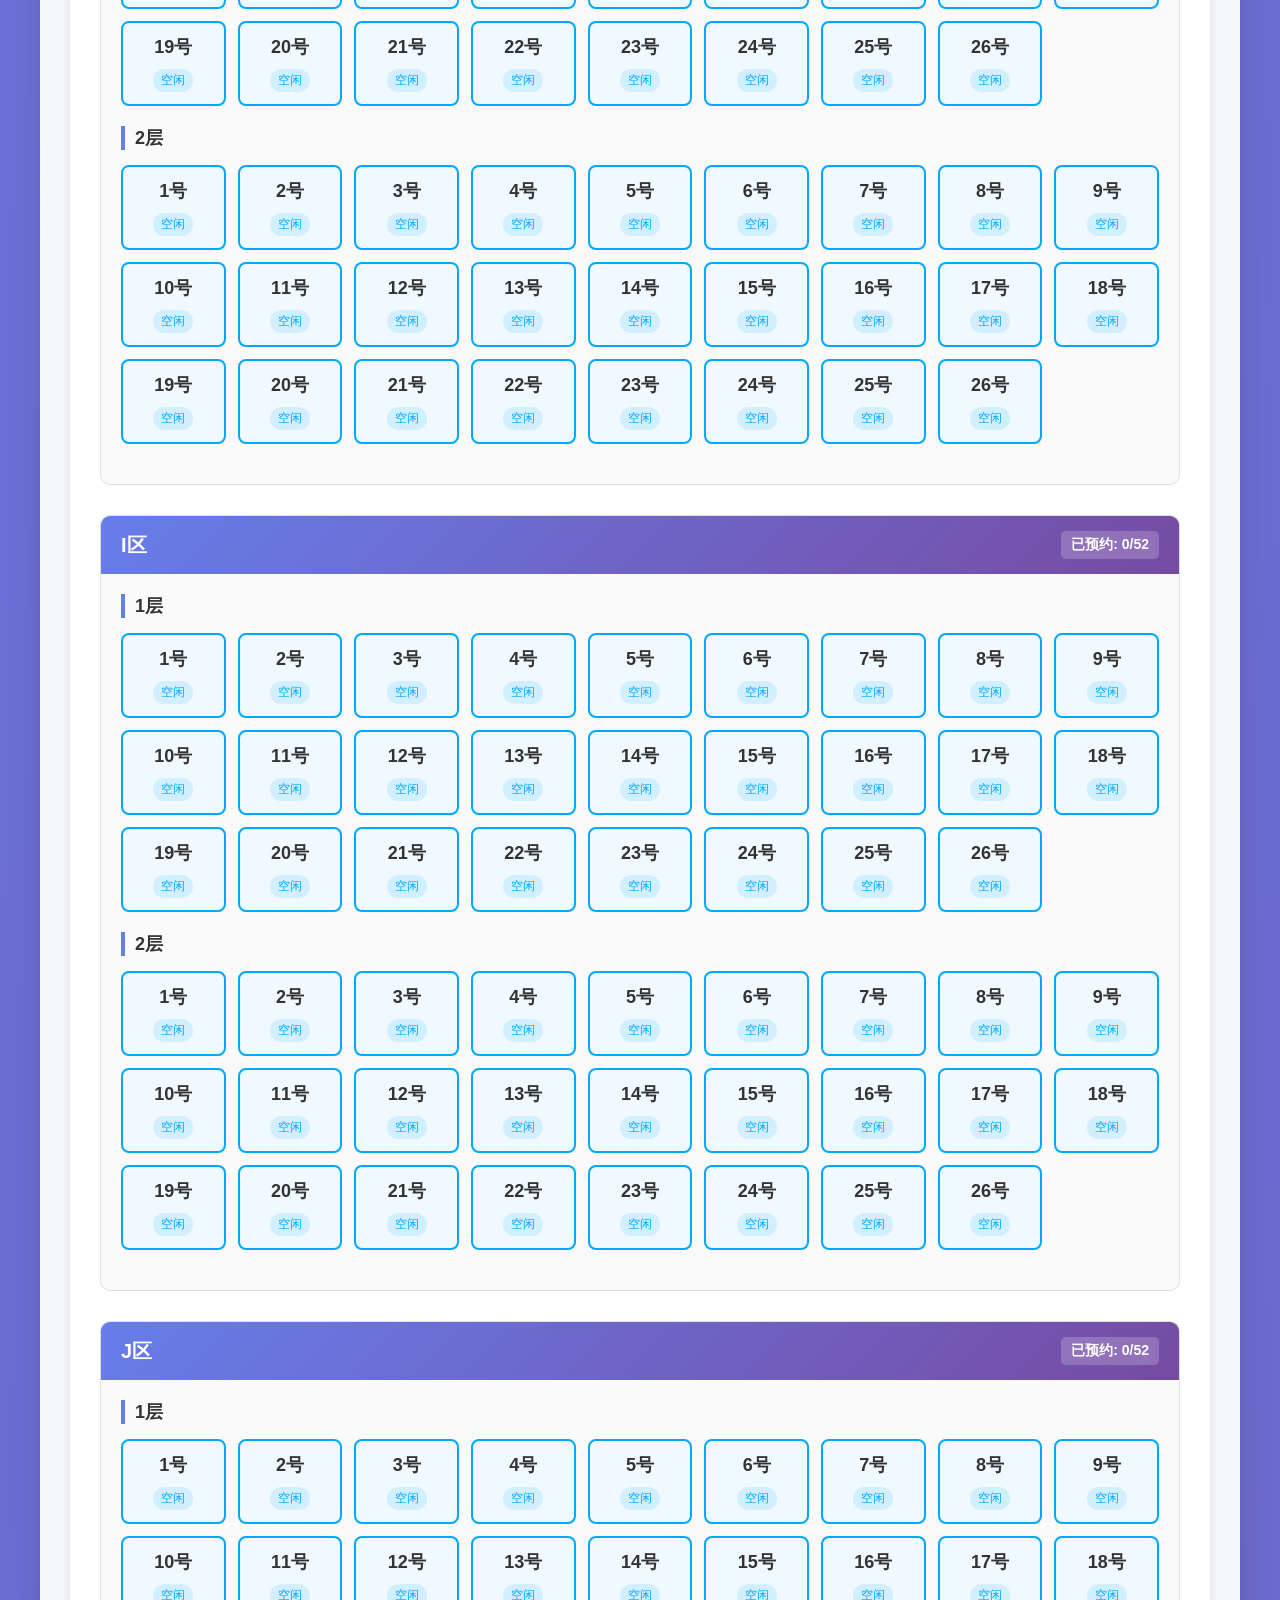
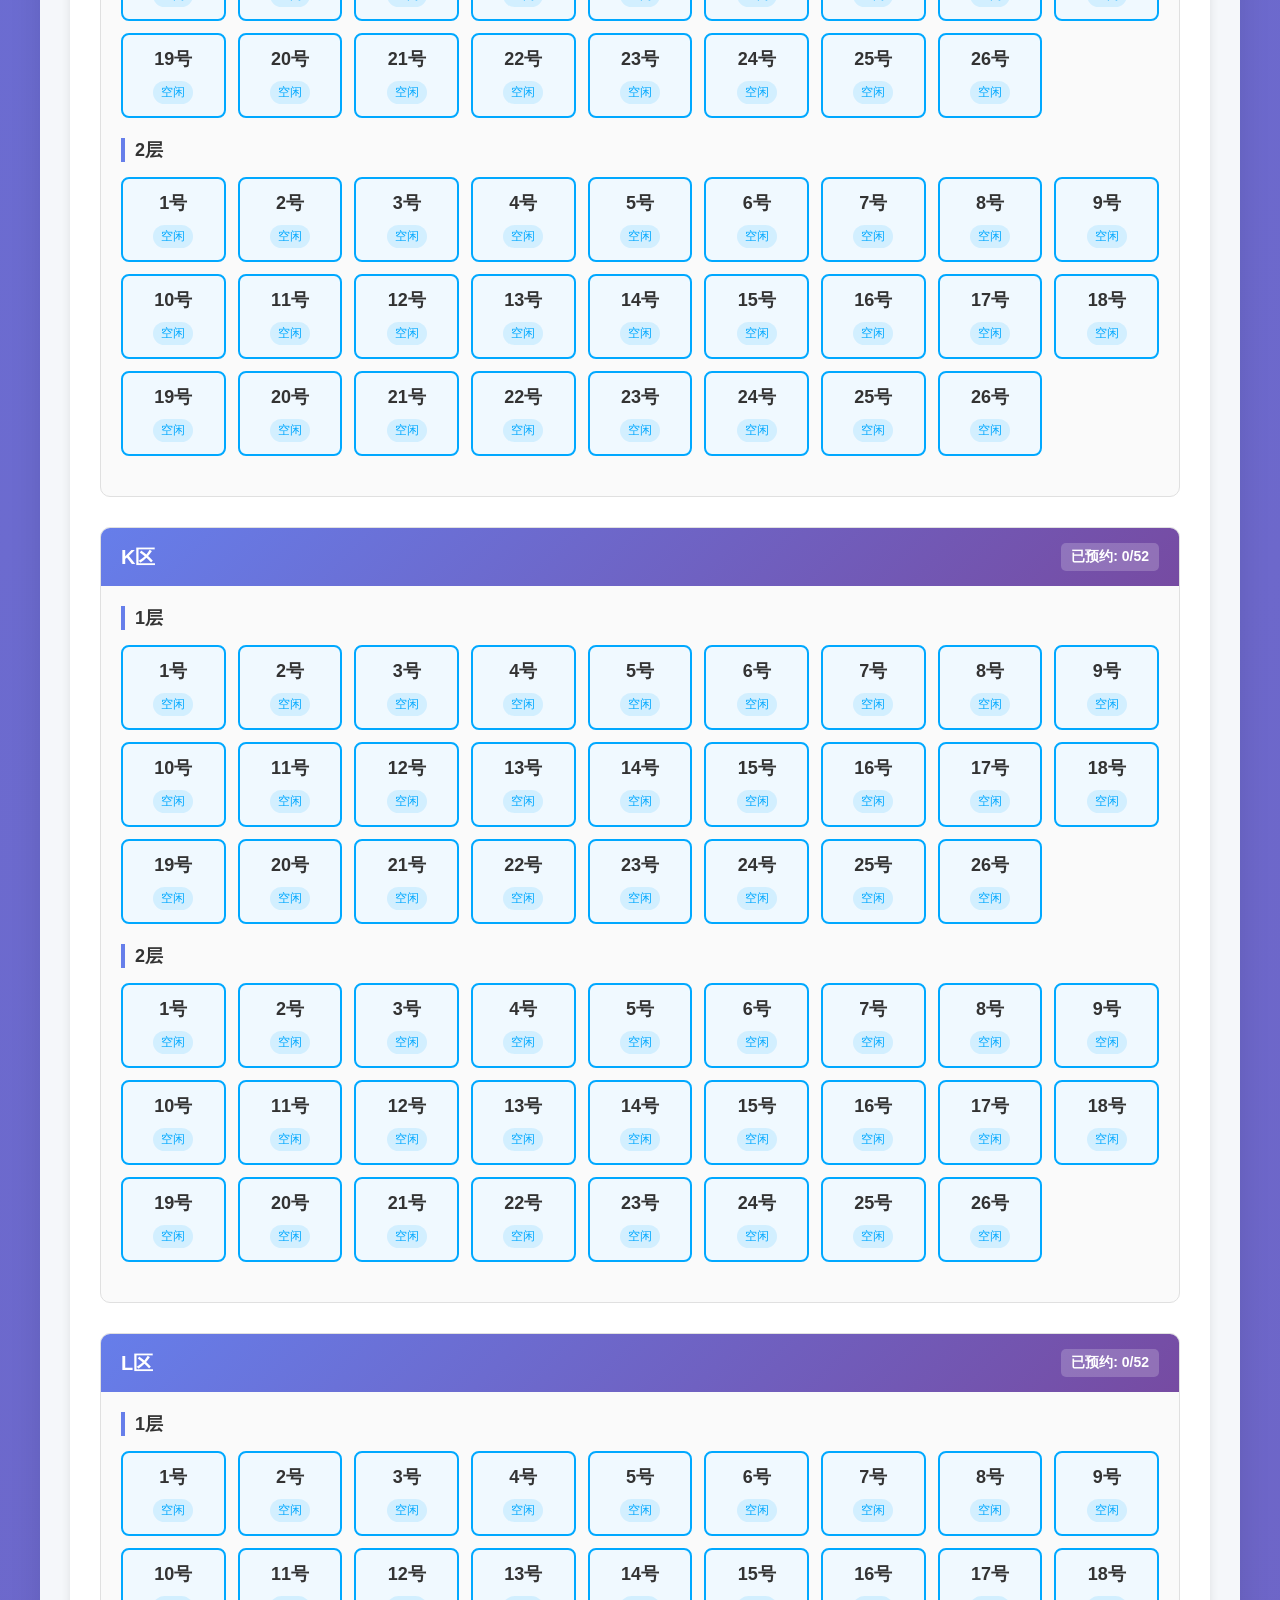
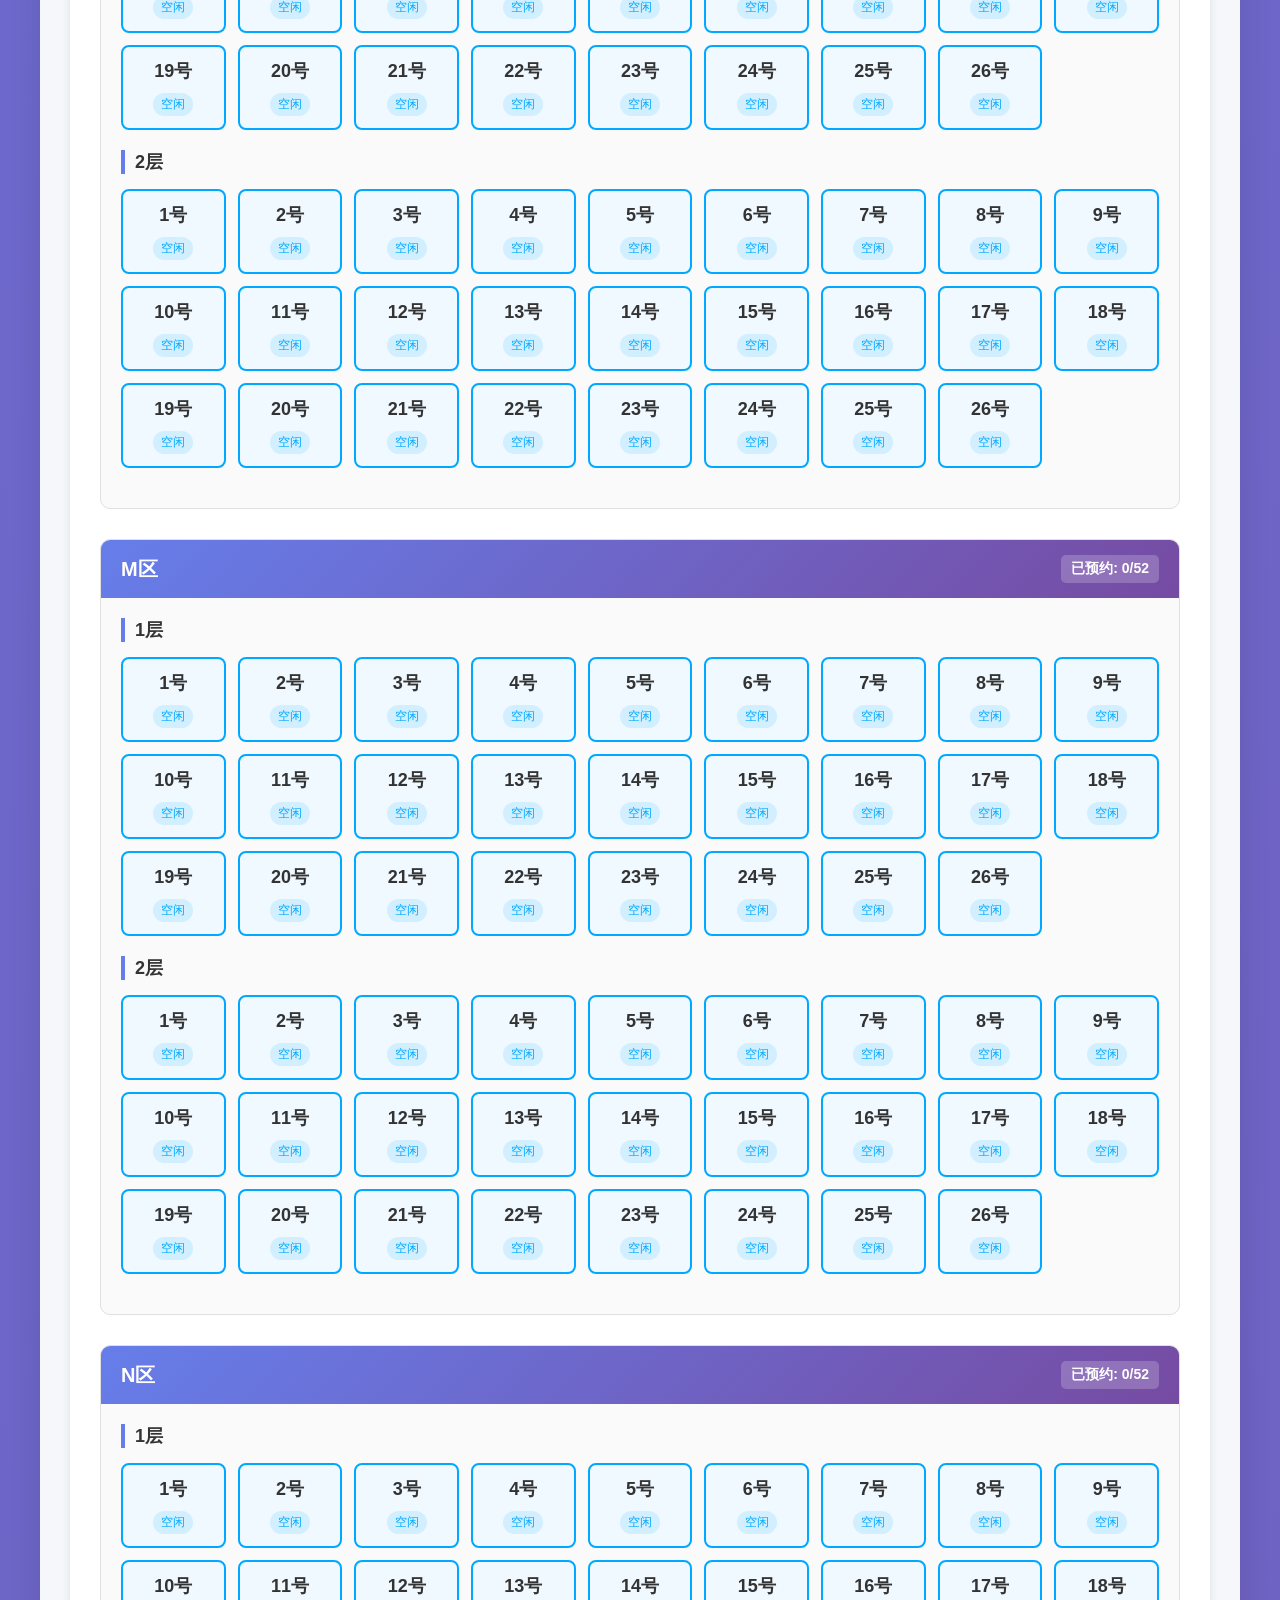
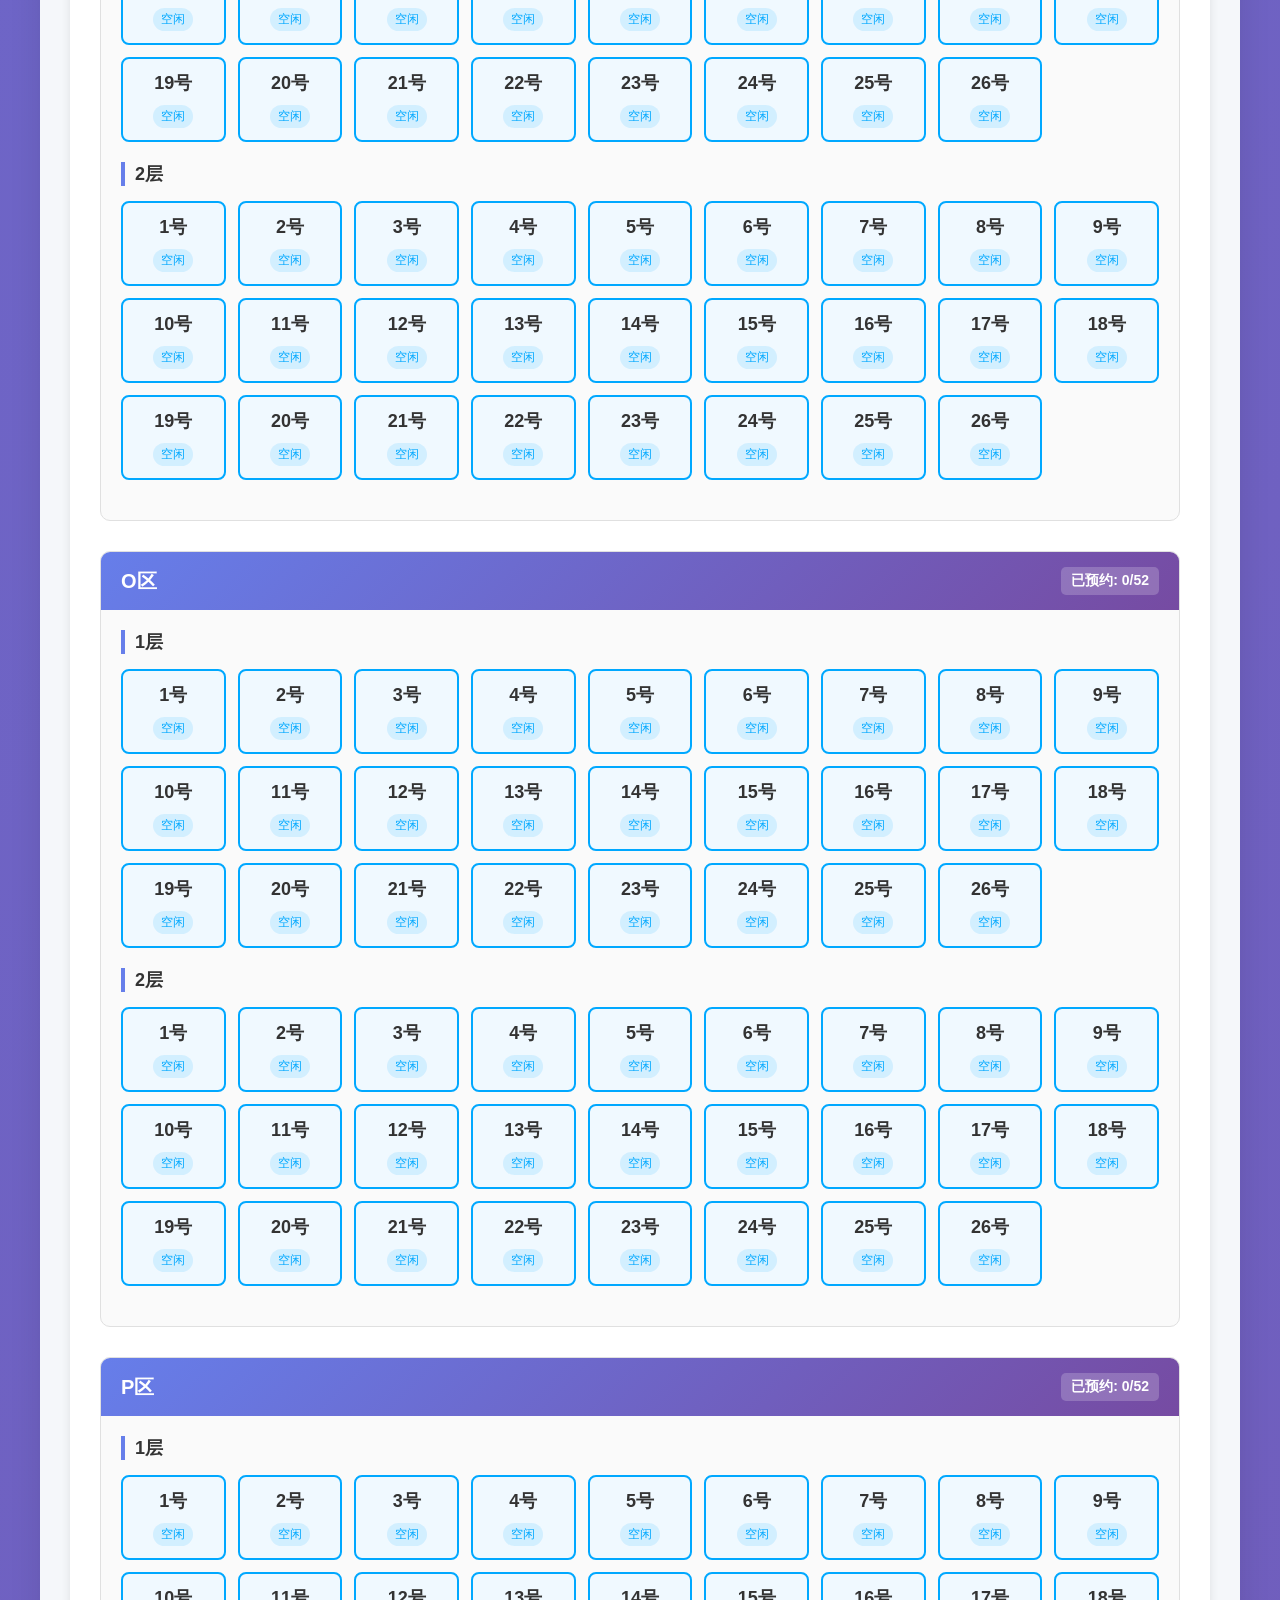
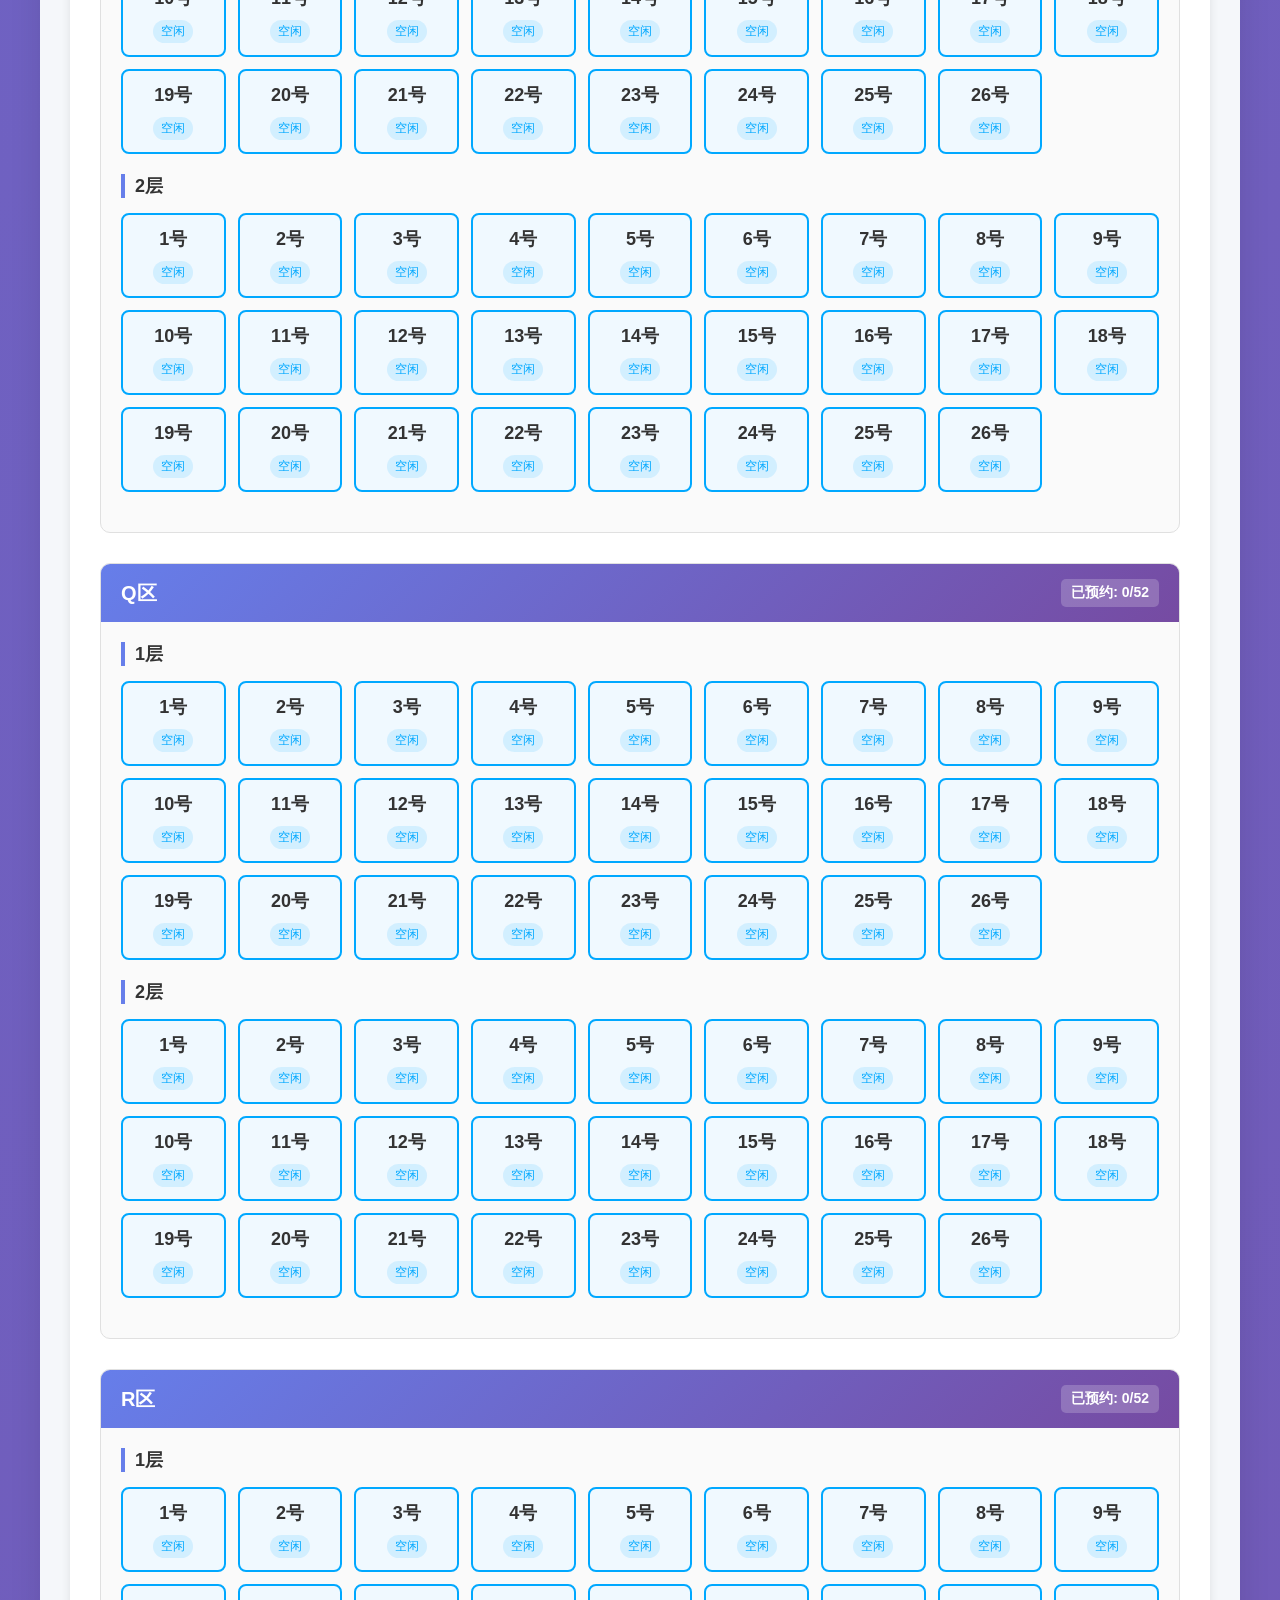
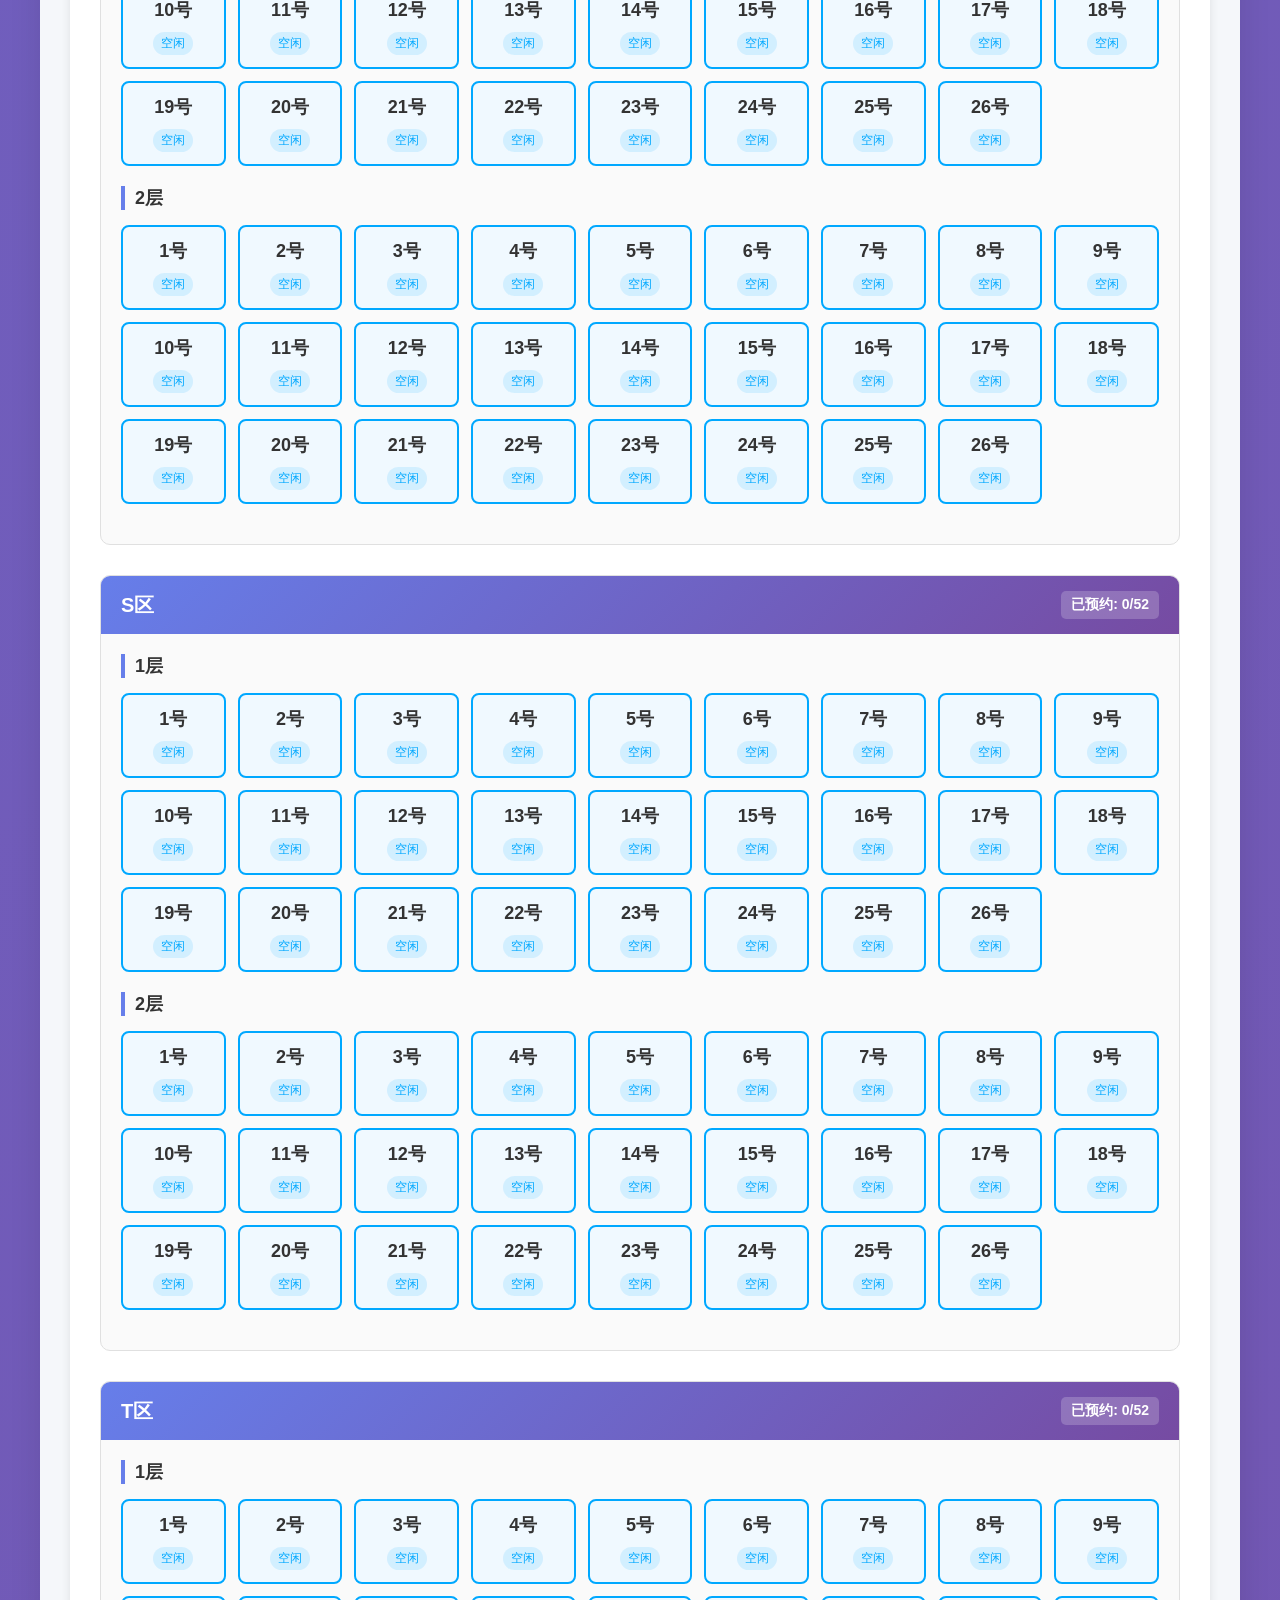
<file: pages/realtime-display.html>
<!DOCTYPE html>
<html lang="zh-CN">
<head>
    <meta charset="UTF-8">
    <meta name="viewport" content="width=device-width, initial-scale=1.0">
    <title>实时车位显示 - 立体停车场管理系统</title>
    <link rel="stylesheet" href="../style.css">
    <link rel="stylesheet" href="../css/main.css">
    <link rel="stylesheet" href="../css/realtime.css">
</head>
<body>
    <div class="container">
        <header>
            <div class="logo">
                <img src="../images/logo.png" alt="停车场Logo" onerror="this.src='https://via.placeholder.com/50x50?text=P'">
                <h1>立体停车场管理系统</h1>
            </div>
            <nav>
                <button class="nav-btn" onclick="navigateTo('../index.html')">首页</button>
                <button class="nav-btn" onclick="navigateTo('reservation.html')">预约车位</button>
                <button class="nav-btn active" onclick="navigateTo('realtime-display.html')">实时车位</button>
                <button class="nav-btn" onclick="navigateTo('alarm.html')">应急报警</button>
                <button class="nav-btn" onclick="navigateTo('pickup.html')">取车</button>
            </nav>
        </header>

        <main>
            <div class="realtime-container">
                <h2>实时车位占用情况</h2>
                
                <!-- 筛选栏 -->
                <div class="filter-bar">
                    <select id="filterGarage" onchange="filterDisplay()">
                        <option value="all">所有车库</option>
                    </select>
                    <select id="filterLevel" onchange="filterDisplay()">
                        <option value="all">所有层数</option>
                        <option value="1">一层</option>
                        <option value="2">二层</option>
                    </select>
                    <button class="refresh-btn" onclick="refreshDisplay()">
                        🔄 刷新数据
                    </button>
                </div>

                <!-- 统计信息 -->
                <div class="stats-summary">
                    <div class="stat-item">
                        <span class="stat-label">总车位：</span>
                        <span class="stat-value" id="totalSpots">0</span>
                    </div>
                    <div class="stat-item">
                        <span class="stat-label">已预约：</span>
                        <span class="stat-value" id="bookedSpots">0</span>
                    </div>
                    <div class="stat-item">
                        <span class="stat-label">空闲：</span>
                        <span class="stat-value" id="availableSpots">0</span>
                    </div>
                    <div class="stat-item">
                        <span class="stat-label">占用率：</span>
                        <span class="stat-value" id="occupancyRate">0%</span>
                    </div>
                </div>

                <!-- 车库显示区域 -->
                <div id="garageDisplay" class="garage-display">
                    <!-- 车库将动态生成 -->
                </div>
            </div>
        </main>

        <footer>
            <p>&copy; 2024 立体停车场管理系统 | 服务热线: 400-123-4567</p>
        </footer>
    </div>

    <script src="../script.js"></script>
    <script src="../js/api/parking-data.js"></script>
    <script src="../js/api/reservation-api.js"></script>
    <script src="../js/pages/realtime-display.js"></script>
</body>
</html>
</file>
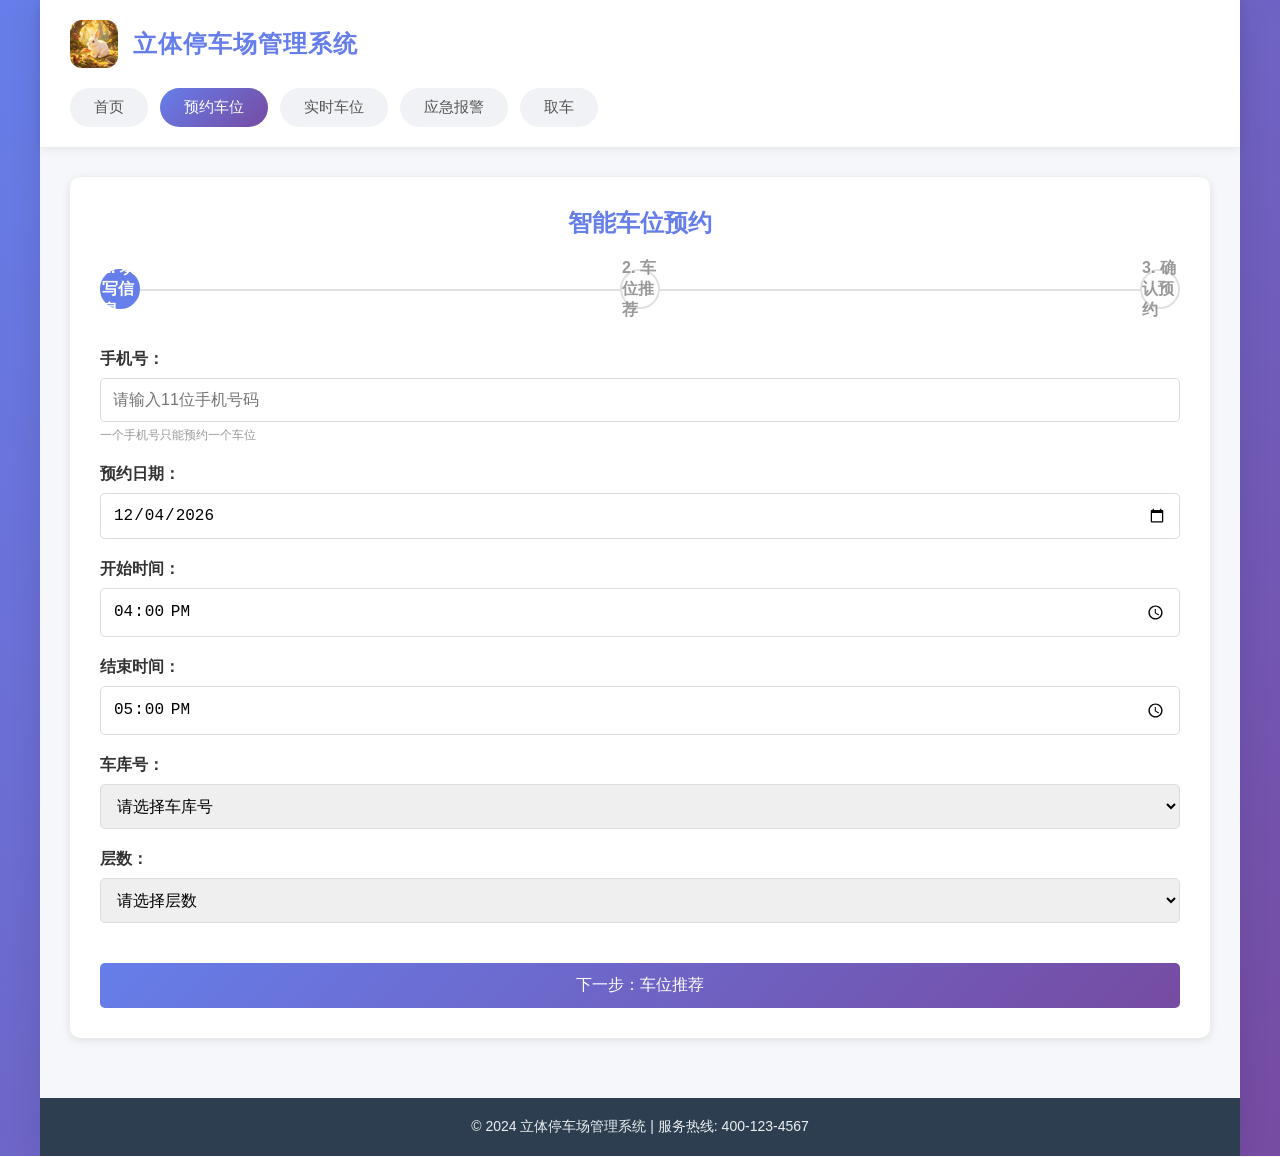
<file: pages/reservation.html>
<!DOCTYPE html>
<html lang="zh-CN">
<head>
    <meta charset="UTF-8">
    <meta name="viewport" content="width=device-width, initial-scale=1.0">
    <title>预约车位 - 立体停车场管理系统</title>
    <link rel="stylesheet" href="../style.css">
    <link rel="stylesheet" href="../css/main.css">
    <link rel="stylesheet" href="../css/reservation.css">
</head>
<body>
    <div class="container">
        <header>
            <div class="logo">
                <img src="../images/logo.png" alt="停车场Logo" onerror="this.src='https://via.placeholder.com/50x50?text=P'">
                <h1>立体停车场管理系统</h1>
            </div>
            <nav>
                <button class="nav-btn" onclick="navigateTo('../index.html')">首页</button>
                <button class="nav-btn active" onclick="navigateTo('reservation.html')">预约车位</button>
                <button class="nav-btn" onclick="navigateTo('realtime-display.html')">实时车位</button>
                <button class="nav-btn" onclick="navigateTo('alarm.html')">应急报警</button>
                <button class="nav-btn" onclick="navigateTo('pickup.html')">取车</button>
            </nav>
        </header>

        <main>
            <div class="reservation-container">
                <h2>智能车位预约</h2>
                
                <!-- 步骤指示器 -->
                <div class="steps">
                    <div class="step active" id="step1">1. 填写信息</div>
                    <div class="step" id="step2">2. 车位推荐</div>
                    <div class="step" id="step3">3. 确认预约</div>
                </div>

                <!-- 步骤1：填写基本信息 -->
                <div class="step-content" id="step1Content">
                    <div class="form-group">
                        <label>手机号：</label>
                        <input type="tel" id="phoneNumber" placeholder="请输入11位手机号码" maxlength="11">
                        <small>一个手机号只能预约一个车位</small>
                    </div>

                    <div class="form-group">
                        <label>预约日期：</label>
                        <input type="date" id="reservationDate">
                    </div>

                    <div class="form-group">
                        <label>开始时间：</label>
                        <input type="time" id="startTime">
                    </div>

                    <div class="form-group">
                        <label>结束时间：</label>
                        <input type="time" id="endTime">
                    </div>

                    <div class="form-group">
                        <label>车库号：</label>
                        <select id="garageSelect">
                            <option value="">请选择车库号</option>
                        </select>
                    </div>

                    <div class="form-group">
                        <label>层数：</label>
                        <select id="levelSelect">
                            <option value="">请选择层数</option>
                            <option value="1">一层</option>
                            <option value="2">二层</option>
                        </select>
                    </div>

                    <button class="next-btn" onclick="goToStep2()">下一步：车位推荐</button>
                </div>

                <!-- 步骤2：车位推荐 -->
                <div class="step-content" style="display:none;" id="step2Content">
                    <div class="recommendation-info">
                        <h3>智能推荐车位</h3>
                        <p>基于您的选择，我们为您推荐以下最优车位：</p>
                    </div>
                    
                    <div class="recommended-spots" id="recommendedSpots">
                        <!-- 推荐车位将动态显示在这里 -->
                    </div>

                    <div class="action-buttons">
                        <button class="prev-btn" onclick="goToStep1()">上一步</button>
                        <button class="next-btn" onclick="goToStep3()">选择此车位并继续</button>
                    </div>
                </div>

                <!-- 步骤3：确认预约 -->
                <div class="step-content" style="display:none;" id="step3Content">
                    <div class="reservation-summary" id="reservationSummary">
                        <!-- 预约信息摘要将显示在这里 -->
                    </div>
                    
                    <div class="action-buttons">
                        <button class="prev-btn" onclick="goToStep2()">上一步</button>
                        <button class="confirm-btn" onclick="confirmReservation()">确认预约并前往支付</button>
                    </div>
                </div>
            </div>
        </main>

        <footer>
            <p>&copy; 2024 立体停车场管理系统 | 服务热线: 400-123-4567</p>
        </footer>
    </div>

    <script src="../script.js"></script>
    <script src="../js/utils/parking-algorithm.js"></script>
    <script src="../js/utils/validation.js"></script>
    <script src="../js/api/parking-data.js"></script>
    <script src="../js/api/reservation-api.js"></script>
    <script src="../js/pages/reservation.js"></script>
</body>
</html>
</file>
<file: style.css>
* {
    margin: 0;
    padding: 0;
    box-sizing: border-box;
}

body {
    font-family: 'Microsoft YaHei', 'Segoe UI', Arial, sans-serif;
    background: linear-gradient(135deg, #667eea 0%, #764ba2 100%);
    min-height: 100vh;
    color: #333;
}

.container {
    max-width: 1200px;
    margin: 0 auto;
    background: #f5f5f5;
    min-height: 100vh;
    box-shadow: 0 0 20px rgba(0,0,0,0.1);
}

header {
    background: white;
    padding: 20px;
    box-shadow: 0 2px 5px rgba(0,0,0,0.1);
}

.logo {
    display: flex;
    align-items: center;
    gap: 15px;
    margin-bottom: 20px;
}

.logo img {
    width: 50px;
    height: 50px;
}

.logo h1 {
    color: #667eea;
    font-size: 24px;
}

nav {
    display: flex;
    gap: 10px;
    flex-wrap: wrap;
}

.nav-btn {
    padding: 10px 20px;
    background: #f0f0f0;
    border: none;
    border-radius: 5px;
    cursor: pointer;
    transition: all 0.3s;
    font-size: 16px;
}

.nav-btn:hover {
    background: #667eea;
    color: white;
    transform: translateY(-2px);
}

main {
    padding: 30px;
    min-height: calc(100vh - 200px);
}

.hero {
    background: white;
    padding: 40px;
    border-radius: 10px;
    text-align: center;
    margin-bottom: 30px;
    box-shadow: 0 2px 10px rgba(0,0,0,0.1);
}

.hero h2 {
    color: #667eea;
    margin-bottom: 10px;
    font-size: 32px;
}

.hero p {
    color: #666;
    font-size: 18px;
    margin-bottom: 30px;
}

.stats {
    display: grid;
    grid-template-columns: repeat(auto-fit, minmax(200px, 1fr));
    gap: 20px;
    margin-top: 30px;
}

.stat-card {
    background: linear-gradient(135deg, #667eea, #764ba2);
    color: white;
    padding: 20px;
    border-radius: 10px;
    text-align: center;
}

.stat-card h3 {
    font-size: 16px;
    margin-bottom: 10px;
    opacity: 0.9;
}

.stat-card p {
    font-size: 36px;
    font-weight: bold;
    margin: 0;
    color: white;
}

.quick-actions {
    background: white;
    padding: 30px;
    border-radius: 10px;
    box-shadow: 0 2px 10px rgba(0,0,0,0.1);
}

.quick-actions h3 {
    color: #333;
    margin-bottom: 20px;
    font-size: 24px;
}

.action-buttons {
    display: flex;
    gap: 20px;
    flex-wrap: wrap;
}

.action-btn {
    padding: 15px 30px;
    font-size: 18px;
    border: none;
    border-radius: 5px;
    cursor: pointer;
    transition: all 0.3s;
    background: #f0f0f0;
    color: #333;
}

.action-btn.primary {
    background: linear-gradient(135deg, #667eea, #764ba2);
    color: white;
}

.action-btn.warning {
    background: #ff4757;
    color: white;
}

.action-btn:hover {
    transform: translateY(-2px);
    box-shadow: 0 5px 15px rgba(0,0,0,0.2);
}

footer {
    background: #333;
    color: white;
    text-align: center;
    padding: 20px;
    margin-top: 30px;
}

@media (max-width: 768px) {
    .stats {
        grid-template-columns: 1fr;
    }
    
    .action-buttons {
        flex-direction: column;
    }
    
    nav {
        justify-content: center;
    }
}
</file>
<file: css/main.css>
/* 全局样式 - 所有页面共用 */
* {
    margin: 0;
    padding: 0;
    box-sizing: border-box;
}

body {
    font-family: 'Microsoft YaHei', 'Segoe UI', 'PingFang SC', Roboto, Arial, sans-serif;
    background: linear-gradient(135deg, #667eea 0%, #764ba2 100%);
    min-height: 100vh;
    color: #333;
}

.container {
    max-width: 1200px;
    margin: 0 auto;
    background: #f5f7fa;
    min-height: 100vh;
    box-shadow: 0 0 30px rgba(0,0,0,0.1);
}

/* 头部样式 */
header {
    background: white;
    padding: 20px 30px;
    box-shadow: 0 2px 10px rgba(0,0,0,0.08);
    position: sticky;
    top: 0;
    z-index: 100;
}

.logo {
    display: flex;
    align-items: center;
    gap: 15px;
    margin-bottom: 20px;
}

.logo img {
    width: 48px;
    height: 48px;
    border-radius: 12px;
    object-fit: cover;
}

.logo h1 {
    color: #667eea;
    font-size: 24px;
    font-weight: 600;
    letter-spacing: 1px;
}

/* 导航栏 */
nav {
    display: flex;
    gap: 12px;
    flex-wrap: wrap;
}

.nav-btn {
    padding: 10px 24px;
    background: #f0f2f5;
    border: none;
    border-radius: 30px;
    cursor: pointer;
    transition: all 0.3s ease;
    font-size: 15px;
    font-weight: 500;
    color: #555;
}

.nav-btn:hover {
    background: #667eea;
    color: white;
    transform: translateY(-2px);
    box-shadow: 0 4px 12px rgba(102,126,234,0.3);
}

.nav-btn.active {
    background: linear-gradient(135deg, #667eea, #764ba2);
    color: white;
}

/* 主内容区 */
main {
    padding: 30px;
    min-height: calc(100vh - 180px);
}

/* 页脚 */
footer {
    background: #2c3e50;
    color: #ecf0f1;
    text-align: center;
    padding: 20px;
    font-size: 14px;
}

/* 卡片样式 */
.card {
    background: white;
    border-radius: 16px;
    padding: 24px;
    box-shadow: 0 4px 20px rgba(0,0,0,0.06);
    transition: transform 0.3s, box-shadow 0.3s;
}

.card:hover {
    transform: translateY(-4px);
    box-shadow: 0 8px 30px rgba(0,0,0,0.12);
}

/* 按钮通用样式 */
.btn {
    padding: 12px 28px;
    font-size: 16px;
    border: none;
    border-radius: 8px;
    cursor: pointer;
    transition: all 0.3s;
    font-weight: 500;
}

.btn-primary {
    background: linear-gradient(135deg, #667eea, #764ba2);
    color: white;
}

.btn-primary:hover {
    transform: translateY(-2px);
    box-shadow: 0 6px 20px rgba(102,126,234,0.4);
}

.btn-secondary {
    background: #f0f2f5;
    color: #555;
}

.btn-secondary:hover {
    background: #e4e7ec;
}

.btn-danger {
    background: #ff4757;
    color: white;
}

.btn-danger:hover {
    background: #ff3344;
}

.btn-success {
    background: #00a8ff;
    color: white;
}

.btn-success:hover {
    background: #0097e6;
}

/* 表单样式 */
.form-group {
    margin-bottom: 20px;
}

.form-group label {
    display: block;
    margin-bottom: 8px;
    font-weight: 600;
    color: #333;
}

.form-group input,
.form-group select,
.form-group textarea {
    width: 100%;
    padding: 12px 16px;
    border: 2px solid #e0e4e8;
    border-radius: 10px;
    font-size: 15px;
    transition: all 0.3s;
}

.form-group input:focus,
.form-group select:focus,
.form-group textarea:focus {
    outline: none;
    border-color: #667eea;
    box-shadow: 0 0 0 3px rgba(102,126,234,0.1);
}

.form-group input.error,
.form-group select.error {
    border-color: #ff4757;
}

.error-message {
    color: #ff4757;
    font-size: 12px;
    margin-top: 5px;
}

/* 提示消息 */
.message {
    position: fixed;
    top: 20px;
    right: 20px;
    padding: 14px 24px;
    border-radius: 12px;
    color: white;
    font-weight: 500;
    z-index: 1000;
    animation: slideInRight 0.3s ease;
    box-shadow: 0 4px 15px rgba(0,0,0,0.2);
}

.message-info {
    background: #667eea;
}

.message-success {
    background: #00a8ff;
}

.message-error {
    background: #ff4757;
}

.message-warning {
    background: #ffa502;
}

@keyframes slideInRight {
    from {
        transform: translateX(100%);
        opacity: 0;
    }
    to {
        transform: translateX(0);
        opacity: 1;
    }
}

/* 加载动画 */
.loading-spinner {
    display: inline-block;
    width: 24px;
    height: 24px;
    border: 3px solid #f0f2f5;
    border-top-color: #667eea;
    border-radius: 50%;
    animation: spin 0.8s linear infinite;
}

@keyframes spin {
    to {
        transform: rotate(360deg);
    }
}

/* 响应式布局 */
@media (max-width: 768px) {
    .container {
        margin: 0;
    }
    
    header {
        padding: 15px;
    }
    
    .logo h1 {
        font-size: 18px;
    }
    
    nav {
        justify-content: center;
    }
    
    .nav-btn {
        padding: 8px 16px;
        font-size: 13px;
    }
    
    main {
        padding: 20px;
    }
    
    .btn {
        padding: 10px 20px;
        font-size: 14px;
    }
}

/* 工具类 */
.text-center { text-align: center; }
.text-right { text-align: right; }
.text-left { text-align: left; }

.mt-10 { margin-top: 10px; }
.mt-20 { margin-top: 20px; }
.mb-10 { margin-bottom: 10px; }
.mb-20 { margin-bottom: 20px; }

.hidden { display: none; }
</file>
<file: css/alarm.css>
.alarm-container {
    background: white;
    border-radius: 10px;
    padding: 30px;
    box-shadow: 0 2px 10px rgba(0,0,0,0.1);
}

.alarm-container h2 {
    color: #ff4757;
    margin-bottom: 30px;
    text-align: center;
}

.alarm-types {
    margin-bottom: 30px;
}

.alarm-types h3 {
    margin-bottom: 20px;
    color: #333;
}

.type-grid {
    display: grid;
    grid-template-columns: repeat(auto-fit, minmax(180px, 1fr));
    gap: 20px;
}

.type-card {
    background: #f8f9fa;
    border: 2px solid #e0e0e0;
    border-radius: 10px;
    padding: 20px;
    text-align: center;
    cursor: pointer;
    transition: all 0.3s;
}

.type-card:hover {
    transform: translateY(-5px);
    box-shadow: 0 5px 20px rgba(0,0,0,0.1);
}

.type-card.selected {
    border-color: #ff4757;
    background: #fff0f0;
}

.type-icon {
    font-size: 48px;
    margin-bottom: 10px;
}

.type-name {
    font-size: 18px;
    font-weight: bold;
    margin-bottom: 5px;
    color: #333;
}

.type-desc {
    font-size: 12px;
    color: #999;
}

.alarm-form {
    background: #f8f9fa;
    border-radius: 10px;
    padding: 25px;
    margin-bottom: 30px;
    border-left: 4px solid #ff4757;
}

.alarm-form h3 {
    margin-bottom: 20px;
    color: #ff4757;
}

.form-group {
    margin-bottom: 20px;
}

.form-group label {
    display: block;
    margin-bottom: 8px;
    font-weight: bold;
    color: #333;
}

.form-group input,
.form-group select,
.form-group textarea {
    width: 100%;
    padding: 12px;
    border: 1px solid #ddd;
    border-radius: 5px;
    font-size: 16px;
    transition: border-color 0.3s;
}

.form-group input:focus,
.form-group select:focus,
.form-group textarea:focus {
    outline: none;
    border-color: #ff4757;
}

.urgency-levels {
    display: flex;
    gap: 20px;
}

.urgency-option {
    display: flex;
    align-items: center;
    gap: 8px;
    cursor: pointer;
}

.urgency-option input[type="radio"] {
    width: auto;
}

.urgency-option span {
    color: #333;
}

.alarm-actions {
    display: flex;
    justify-content: center;
    gap: 20px;
    margin-top: 30px;
}

.cancel-btn,
.submit-alarm-btn {
    padding: 12px 30px;
    font-size: 16px;
    border: none;
    border-radius: 5px;
    cursor: pointer;
    transition: all 0.3s;
}

.cancel-btn {
    background: #f0f0f0;
    color: #333;
}

.submit-alarm-btn {
    background: #ff4757;
    color: white;
}

.submit-alarm-btn:hover {
    background: #ff3344;
    transform: translateY(-2px);
    box-shadow: 0 5px 15px rgba(255,71,87,0.3);
}

.alarm-history {
    background: #f8f9fa;
    border-radius: 10px;
    padding: 20px;
}

.alarm-history h3 {
    margin-bottom: 20px;
    color: #333;
}

.history-list {
    max-height: 300px;
    overflow-y: auto;
}

.history-empty {
    text-align: center;
    padding: 40px;
    color: #999;
}

.history-item {
    background: white;
    border-left: 4px solid;
    padding: 15px;
    margin-bottom: 10px;
    border-radius: 5px;
    animation: slideInLeft 0.3s ease;
}

@keyframes slideInLeft {
    from {
        transform: translateX(-20px);
        opacity: 0;
    }
    to {
        transform: translateX(0);
        opacity: 1;
    }
}

.history-item.fire {
    border-left-color: #ff4757;
}
.history-item.accident {
    border-left-color: #ffa502;
}
.history-item.medical {
    border-left-color: #00a8ff;
}
.history-item.security {
    border-left-color: #8e44ad;
}
.history-item.technical {
    border-left-color: #f39c12;
}
.history-item.other {
    border-left-color: #95a5a6;
}

.history-header {
    display: flex;
    justify-content: space-between;
    margin-bottom: 10px;
}

.history-type {
    font-weight: bold;
}

.history-time {
    font-size: 12px;
    color: #999;
}

.history-location {
    font-size: 14px;
    color: #666;
    margin-bottom: 5px;
}

.history-desc {
    font-size: 14px;
    color: #333;
    margin-bottom: 8px;
}

.history-status {
    font-size: 12px;
    display: inline-block;
    padding: 2px 8px;
    border-radius: 12px;
}

.status-pending {
    background: #ffa50220;
    color: #ffa502;
}

.status-processing {
    background: #00a8ff20;
    color: #00a8ff;
}

.status-resolved {
    background: #00d4ff20;
    color: #00a8ff;
}

/* 模态框样式 */
.modal {
    position: fixed;
    top: 0;
    left: 0;
    width: 100%;
    height: 100%;
    background: rgba(0,0,0,0.5);
    display: flex;
    align-items: center;
    justify-content: center;
    z-index: 1000;
    animation: fadeIn 0.3s ease;
}

.modal-content {
    background: white;
    border-radius: 10px;
    width: 90%;
    max-width: 500px;
    animation: slideIn 0.3s ease;
}

@keyframes slideIn {
    from {
        transform: translateY(-50px);
        opacity: 0;
    }
    to {
        transform: translateY(0);
        opacity: 1;
    }
}

.modal-header {
    display: flex;
    justify-content: space-between;
    align-items: center;
    padding: 20px;
    border-bottom: 1px solid #e0e0e0;
}

.modal-header h3 {
    color: #ff4757;
}

.close {
    font-size: 28px;
    cursor: pointer;
    color: #999;
}

.close:hover {
    color: #333;
}

.modal-body {
    padding: 20px;
}

.modal-body p {
    margin-bottom: 15px;
}

.modal-footer {
    padding: 20px;
    border-top: 1px solid #e0e0e0;
    display: flex;
    justify-content: flex-end;
    gap: 10px;
}

.cancel-modal-btn,
.confirm-modal-btn {
    padding: 10px 20px;
    border: none;
    border-radius: 5px;
    cursor: pointer;
}

.cancel-modal-btn {
    background: #f0f0f0;
    color: #333;
}

.confirm-modal-btn {
    background: #ff4757;
    color: white;
}

@media (max-width: 768px) {
    .type-grid {
        grid-template-columns: repeat(2, 1fr);
    }
    
    .urgency-levels {
        flex-direction: column;
        gap: 10px;
    }
    
    .alarm-actions {
        flex-direction: column;
    }
}
</file>
<file: css/payment.css>
.payment-container {
    background: white;
    border-radius: 10px;
    padding: 30px;
    box-shadow: 0 2px 10px rgba(0,0,0,0.1);
}

.payment-container h2 {
    color: #667eea;
    margin-bottom: 30px;
    text-align: center;
}

.payment-steps {
    display: flex;
    justify-content: space-between;
    margin-bottom: 40px;
    position: relative;
}

.payment-steps::before {
    content: '';
    position: absolute;
    top: 25px;
    left: 80px;
    right: 80px;
    height: 2px;
    background: #e0e0e0;
    z-index: 1;
}

.payment-step {
    flex: 1;
    text-align: center;
    position: relative;
    z-index: 2;
}

.step-number {
    width: 50px;
    height: 50px;
    background: white;
    border: 2px solid #e0e0e0;
    border-radius: 50%;
    display: flex;
    align-items: center;
    justify-content: center;
    margin: 0 auto 10px;
    font-weight: bold;
    font-size: 20px;
    color: #999;
    transition: all 0.3s;
}

.payment-step.active .step-number {
    border-color: #667eea;
    background: #667eea;
    color: white;
}

.payment-step.completed .step-number {
    border-color: #00a8ff;
    background: #00a8ff;
    color: white;
}

.step-text {
    color: #666;
    font-size: 14px;
}

.payment-step.active .step-text {
    color: #667eea;
    font-weight: bold;
}

.payment-content {
    animation: fadeIn 0.5s ease;
}

.order-info {
    background: #f8f9fa;
    border-radius: 10px;
    padding: 25px;
    margin-bottom: 30px;
}

.order-info h3 {
    margin-bottom: 20px;
    color: #333;
    border-left: 4px solid #667eea;
    padding-left: 15px;
}

.info-row {
    display: flex;
    justify-content: space-between;
    padding: 12px 0;
    border-bottom: 1px solid #e0e0e0;
}

.info-row:last-child {
    border-bottom: none;
}

.info-label {
    font-weight: bold;
    color: #666;
}

.info-value {
    color: #333;
}

.total-row {
    margin-top: 10px;
    padding-top: 15px;
    border-top: 2px solid #667eea;
    font-size: 18px;
}

.total-row .info-label,
.total-row .info-value {
    font-size: 20px;
    color: #ff4757;
}

.payment-methods {
    background: #f8f9fa;
    border-radius: 10px;
    padding: 25px;
    margin-bottom: 30px;
}

.payment-methods h3 {
    margin-bottom: 20px;
    color: #333;
}

.method-list {
    display: flex;
    flex-direction: column;
    gap: 15px;
}

.method-item {
    border: 2px solid #e0e0e0;
    border-radius: 10px;
    transition: all 0.3s;
}

.method-item:hover {
    border-color: #667eea;
    background: #f0f0ff;
}

.method-item input[type="radio"] {
    display: none;
}

.method-item label {
    display: flex;
    align-items: center;
    padding: 15px 20px;
    cursor: pointer;
    margin: 0;
}

.method-icon {
    font-size: 28px;
    margin-right: 15px;
}

.method-name {
    font-size: 18px;
    font-weight: bold;
    color: #333;
}

.method-item input[type="radio"]:checked + label {
    background: linear-gradient(135deg, #667eea10, #764ba210);
}

.method-item input[type="radio"]:checked + label .method-name {
    color: #667eea;
}

.payment-actions {
    display: flex;
    justify-content: center;
    gap: 20px;
}

.next-payment-btn,
.prev-payment-btn,
.confirm-payment-btn {
    padding: 12px 40px;
    font-size: 16px;
    border: none;
    border-radius: 5px;
    cursor: pointer;
    transition: all 0.3s;
}

.next-payment-btn,
.confirm-payment-btn {
    background: linear-gradient(135deg, #667eea, #764ba2);
    color: white;
    width: 100%;
}

.prev-payment-btn {
    background: #f0f0f0;
    color: #333;
}

.next-payment-btn:hover,
.confirm-payment-btn:hover {
    transform: translateY(-2px);
    box-shadow: 0 5px 15px rgba(0,0,0,0.2);
}

.payment-success {
    text-align: center;
    padding: 40px 20px;
}

.success-icon {
    width: 80px;
    height: 80px;
    background: linear-gradient(135deg, #00a8ff, #00d4ff);
    border-radius: 50%;
    display: flex;
    align-items: center;
    justify-content: center;
    margin: 0 auto 20px;
    font-size: 48px;
    color: white;
    animation: scaleIn 0.5s ease;
}

@keyframes scaleIn {
    from {
        transform: scale(0);
        opacity: 0;
    }
    to {
        transform: scale(1);
        opacity: 1;
    }
}

.payment-success h3 {
    color: #00a8ff;
    font-size: 28px;
    margin-bottom: 10px;
}

.payment-success p {
    color: #666;
    margin-bottom: 30px;
}

.success-details {
    background: #f8f9fa;
    border-radius: 10px;
    padding: 20px;
    margin: 20px 0;
    text-align: left;
}

.detail-row {
    padding: 8px 0;
}

.detail-row strong {
    display: inline-block;
    width: 100px;
    color: #666;
}

.action-buttons {
    display: flex;
    justify-content: center;
    gap: 20px;
    margin-top: 20px;
}

.home-btn,
.realtime-btn {
    padding: 10px 25px;
    font-size: 14px;
    border: none;
    border-radius: 5px;
    cursor: pointer;
    transition: all 0.3s;
}

.home-btn {
    background: #f0f0f0;
    color: #333;
}

.realtime-btn {
    background: #667eea;
    color: white;
}

.home-btn:hover,
.realtime-btn:hover {
    transform: translateY(-2px);
}

@media (max-width: 768px) {
    .payment-steps::before {
        left: 30px;
        right: 30px;
    }
    
    .step-number {
        width: 40px;
        height: 40px;
        font-size: 16px;
    }
    
    .payment-actions {
        flex-direction: column;
    }
    
    .action-buttons {
        flex-direction: column;
    }
    
    .detail-row strong {
        display: block;
        width: auto;
        margin-bottom: 5px;
    }
}
</file>
<file: css/pickup.css>
.pickup-container {
    background: white;
    border-radius: 10px;
    padding: 30px;
    box-shadow: 0 2px 10px rgba(0,0,0,0.1);
}

.pickup-container h2 {
    color: #667eea;
    margin-bottom: 30px;
    text-align: center;
}

.search-methods {
    display: flex;
    justify-content: center;
    gap: 20px;
    margin-bottom: 30px;
}

.method-btn {
    padding: 10px 30px;
    font-size: 16px;
    border: 2px solid #e0e0e0;
    background: white;
    border-radius: 25px;
    cursor: pointer;
    transition: all 0.3s;
}

.method-btn.active {
    background: linear-gradient(135deg, #667eea, #764ba2);
    border-color: #667eea;
    color: white;
}

.method-btn:hover:not(.active) {
    border-color: #667eea;
    color: #667eea;
}

.search-form {
    background: #f8f9fa;
    padding: 30px;
    border-radius: 10px;
    margin-bottom: 30px;
}

.search-form .form-group {
    margin-bottom: 20px;
}

.search-form label {
    display: block;
    margin-bottom: 8px;
    font-weight: bold;
    color: #333;
}

.search-form input {
    width: 100%;
    padding: 12px;
    border: 1px solid #ddd;
    border-radius: 5px;
    font-size: 16px;
}

.search-form input:focus {
    outline: none;
    border-color: #667eea;
}

.search-btn {
    width: 100%;
    padding: 12px;
    background: linear-gradient(135deg, #667eea, #764ba2);
    color: white;
    border: none;
    border-radius: 5px;
    font-size: 16px;
    cursor: pointer;
    transition: all 0.3s;
}

.search-btn:hover {
    transform: translateY(-2px);
    box-shadow: 0 5px 15px rgba(0,0,0,0.2);
}

.reservation-info {
    background: #f8f9fa;
    border-radius: 10px;
    padding: 25px;
    animation: fadeInUp 0.5s ease;
}

@keyframes fadeInUp {
    from {
        opacity: 0;
        transform: translateY(20px);
    }
    to {
        opacity: 1;
        transform: translateY(0);
    }
}

.reservation-info h3 {
    margin-bottom: 20px;
    color: #333;
    border-left: 4px solid #667eea;
    padding-left: 15px;
}

.info-card {
    background: white;
    border-radius: 10px;
    padding: 20px;
    margin-bottom: 25px;
}

.info-row {
    display: flex;
    justify-content: space-between;
    padding: 12px 0;
    border-bottom: 1px solid #e0e0e0;
}

.info-row:last-child {
    border-bottom: none;
}

.info-row .label {
    font-weight: bold;
    color: #666;
}

.info-row .value {
    color: #333;
}

.overtime-row .label,
.overtime-row .value {
    color: #ff4757;
    font-weight: bold;
}

.pickup-actions {
    display: flex;
    justify-content: center;
}

.pickup-btn {
    padding: 12px 40px;
    background: #00a8ff;
    color: white;
    border: none;
    border-radius: 5px;
    font-size: 18px;
    cursor: pointer;
    transition: all 0.3s;
}

.pickup-btn:hover {
    background: #0097e6;
    transform: translateY(-2px);
    box-shadow: 0 5px 15px rgba(0,0,0,0.2);
}

/* 模态框样式 */
.modal {
    position: fixed;
    top: 0;
    left: 0;
    width: 100%;
    height: 100%;
    background: rgba(0,0,0,0.5);
    display: flex;
    align-items: center;
    justify-content: center;
    z-index: 1000;
    animation: fadeIn 0.3s ease;
}

.modal-content {
    background: white;
    border-radius: 10px;
    width: 90%;
    max-width: 500px;
    animation: slideIn 0.3s ease;
}

.modal-header {
    display: flex;
    justify-content: space-between;
    align-items: center;
    padding: 20px;
    border-bottom: 1px solid #e0e0e0;
}

.modal-header h3 {
    color: #333;
}

.close {
    font-size: 28px;
    cursor: pointer;
    color: #999;
}

.close:hover {
    color: #333;
}

.modal-body {
    padding: 20px;
}

.modal-body p {
    margin-bottom: 15px;
}

.confirm-details {
    background: #f8f9fa;
    padding: 15px;
    border-radius: 8px;
    margin: 15px 0;
}

.confirm-details div {
    padding: 8px 0;
}

.warning-text {
    color: #ff4757;
    font-size: 14px;
    margin-top: 15px;
}

.overtime-details {
    background: #fff0f0;
    padding: 15px;
    border-radius: 8px;
    margin: 15px 0;
}

.overtime-details div {
    padding: 8px 0;
}

.modal-footer {
    padding: 20px;
    border-top: 1px solid #e0e0e0;
    display: flex;
    justify-content: flex-end;
    gap: 10px;
}

.cancel-modal-btn,
.confirm-modal-btn {
    padding: 10px 20px;
    border: none;
    border-radius: 5px;
    cursor: pointer;
}

.cancel-modal-btn {
    background: #f0f0f0;
    color: #333;
}

.confirm-modal-btn {
    background: linear-gradient(135deg, #667eea, #764ba2);
    color: white;
}

@media (max-width: 768px) {
    .search-methods {
        flex-direction: column;
    }
    
    .info-row {
        flex-direction: column;
    }
    
    .info-row .label {
        margin-bottom: 5px;
    }
    
    .modal-footer {
        flex-direction: column;
    }
}
</file>
<file: css/realtime.css>
.realtime-container {
    background: white;
    border-radius: 10px;
    padding: 30px;
    box-shadow: 0 2px 10px rgba(0,0,0,0.1);
}

.realtime-container h2 {
    color: #667eea;
    margin-bottom: 30px;
    text-align: center;
}

.filter-bar {
    display: flex;
    gap: 15px;
    margin-bottom: 30px;
    flex-wrap: wrap;
    justify-content: center;
}

.filter-bar select,
.filter-bar button {
    padding: 10px 20px;
    border: 1px solid #ddd;
    border-radius: 5px;
    font-size: 16px;
    cursor: pointer;
}

.filter-bar select:focus {
    outline: none;
    border-color: #667eea;
}

.refresh-btn {
    background: #667eea;
    color: white;
    border: none;
    transition: all 0.3s;
}

.refresh-btn:hover {
    background: #764ba2;
    transform: translateY(-2px);
}

.stats-summary {
    display: grid;
    grid-template-columns: repeat(auto-fit, minmax(150px, 1fr));
    gap: 20px;
    margin-bottom: 30px;
    padding: 20px;
    background: linear-gradient(135deg, #667eea15, #764ba215);
    border-radius: 10px;
}

.stat-item {
    text-align: center;
}

.stat-label {
    display: block;
    font-size: 14px;
    color: #666;
    margin-bottom: 5px;
}

.stat-value {
    display: block;
    font-size: 28px;
    font-weight: bold;
    color: #667eea;
}

.garage-display {
    display: flex;
    flex-direction: column;
    gap: 30px;
}

.garage-card {
    border: 1px solid #e0e0e0;
    border-radius: 10px;
    overflow: hidden;
    background: #fafafa;
}

.garage-header {
    background: linear-gradient(135deg, #667eea, #764ba2);
    color: white;
    padding: 15px 20px;
    font-size: 20px;
    font-weight: bold;
    display: flex;
    justify-content: space-between;
    align-items: center;
}

.garage-stats {
    font-size: 14px;
    background: rgba(255,255,255,0.2);
    padding: 5px 10px;
    border-radius: 5px;
}

.level-container {
    padding: 20px;
}

.level-title {
    font-size: 18px;
    font-weight: bold;
    margin-bottom: 15px;
    color: #333;
    padding-left: 10px;
    border-left: 4px solid #667eea;
}

.spots-grid {
    display: grid;
    grid-template-columns: repeat(auto-fill, minmax(100px, 1fr));
    gap: 12px;
    margin-bottom: 20px;
}

.spot-card {
    background: white;
    border: 2px solid #e0e0e0;
    border-radius: 8px;
    padding: 12px;
    text-align: center;
    cursor: pointer;
    transition: all 0.3s;
    position: relative;
}

.spot-card:hover {
    transform: translateY(-2px);
    box-shadow: 0 5px 15px rgba(0,0,0,0.1);
}

.spot-card.available {
    border-color: #00a8ff;
    background: #f0f9ff;
}

.spot-card.available:hover {
    background: #e0f2fe;
}

.spot-card.occupied {
    border-color: #ff4757;
    background: #fff0f0;
}

.spot-card.occupied:hover {
    background: #ffe0e0;
}

.spot-number {
    font-size: 18px;
    font-weight: bold;
    margin-bottom: 5px;
}

.spot-status {
    font-size: 12px;
    padding: 3px 8px;
    border-radius: 12px;
    display: inline-block;
    margin-top: 5px;
}

.status-available {
    background: #00a8ff20;
    color: #00a8ff;
}

.status-occupied {
    background: #ff475720;
    color: #ff4757;
}

.spot-phone {
    font-size: 11px;
    color: #666;
    margin-top: 5px;
    word-break: break-all;
}

.spot-tooltip {
    visibility: hidden;
    position: absolute;
    bottom: 100%;
    left: 50%;
    transform: translateX(-50%);
    background: #333;
    color: white;
    padding: 5px 10px;
    border-radius: 5px;
    font-size: 12px;
    white-space: nowrap;
    z-index: 10;
    margin-bottom: 5px;
}

.spot-card:hover .spot-tooltip {
    visibility: visible;
}

.legend {
    display: flex;
    justify-content: center;
    gap: 30px;
    margin-top: 30px;
    padding: 20px;
    border-top: 1px solid #e0e0e0;
}

.legend-item {
    display: flex;
    align-items: center;
    gap: 10px;
}

.legend-color {
    width: 20px;
    height: 20px;
    border-radius: 4px;
}

.legend-color.available {
    background: #f0f9ff;
    border: 2px solid #00a8ff;
}

.legend-color.occupied {
    background: #fff0f0;
    border: 2px solid #ff4757;
}

.loading {
    text-align: center;
    padding: 50px;
    color: #666;
}

.loading::after {
    content: '';
    display: inline-block;
    width: 20px;
    height: 20px;
    margin-left: 10px;
    border: 2px solid #667eea;
    border-top-color: transparent;
    border-radius: 50%;
    animation: spin 0.6s linear infinite;
}

@keyframes spin {
    to {
        transform: rotate(360deg);
    }
}

@media (max-width: 768px) {
    .spots-grid {
        grid-template-columns: repeat(auto-fill, minmax(80px, 1fr));
        gap: 8px;
    }
    
    .spot-card {
        padding: 8px;
    }
    
    .spot-number {
        font-size: 14px;
    }
    
    .stats-summary {
        grid-template-columns: repeat(2, 1fr);
    }
}
</file>
<file: css/reservation.css>
.reservation-container {
    background: white;
    border-radius: 10px;
    padding: 30px;
    box-shadow: 0 2px 10px rgba(0,0,0,0.1);
}

.reservation-container h2 {
    color: #667eea;
    margin-bottom: 30px;
    text-align: center;
}

.steps {
    display: flex;
    justify-content: space-between;
    margin-bottom: 40px;
    position: relative;
}

.steps::before {
    content: '';
    position: absolute;
    top: 50%;
    left: 0;
    right: 0;
    height: 2px;
    background: #e0e0e0;
    z-index: 1;
}

.step {
    background: white;
    border: 2px solid #e0e0e0;
    border-radius: 50%;
    width: 40px;
    height: 40px;
    display: flex;
    align-items: center;
    justify-content: center;
    position: relative;
    z-index: 2;
    background: white;
    font-weight: bold;
    color: #999;
}

.step::before {
    content: attr(data-text);
    position: absolute;
    top: 45px;
    white-space: nowrap;
    font-size: 12px;
    font-weight: normal;
}

.step.active {
    border-color: #667eea;
    background: #667eea;
    color: white;
}

.step.completed {
    border-color: #00a8ff;
    background: #00a8ff;
    color: white;
}

.step-content {
    animation: fadeIn 0.5s ease;
}

@keyframes fadeIn {
    from {
        opacity: 0;
        transform: translateY(20px);
    }
    to {
        opacity: 1;
        transform: translateY(0);
    }
}

.form-group {
    margin-bottom: 20px;
}

.form-group label {
    display: block;
    margin-bottom: 8px;
    font-weight: bold;
    color: #333;
}

.form-group input,
.form-group select {
    width: 100%;
    padding: 12px;
    border: 1px solid #ddd;
    border-radius: 5px;
    font-size: 16px;
    transition: border-color 0.3s;
}

.form-group input:focus,
.form-group select:focus {
    outline: none;
    border-color: #667eea;
}

.form-group small {
    display: block;
    margin-top: 5px;
    color: #999;
    font-size: 12px;
}

.next-btn,
.prev-btn,
.confirm-btn {
    padding: 12px 30px;
    font-size: 16px;
    border: none;
    border-radius: 5px;
    cursor: pointer;
    transition: all 0.3s;
    margin-top: 20px;
}

.next-btn {
    background: linear-gradient(135deg, #667eea, #764ba2);
    color: white;
    width: 100%;
}

.prev-btn {
    background: #f0f0f0;
    color: #333;
    margin-right: 10px;
}

.confirm-btn {
    background: #00a8ff;
    color: white;
}

.next-btn:hover,
.confirm-btn:hover {
    transform: translateY(-2px);
    box-shadow: 0 5px 15px rgba(0,0,0,0.2);
}

.recommendation-info {
    background: #f8f9fa;
    padding: 20px;
    border-radius: 10px;
    margin-bottom: 20px;
    text-align: center;
}

.recommended-spots {
    display: grid;
    gap: 15px;
    margin-bottom: 20px;
}

.recommended-spot {
    background: linear-gradient(135deg, #667eea15, #764ba215);
    border: 2px solid #667eea;
    border-radius: 10px;
    padding: 15px;
    cursor: pointer;
    transition: all 0.3s;
    display: flex;
    justify-content: space-between;
    align-items: center;
}

.recommended-spot:hover {
    transform: translateX(5px);
    box-shadow: 0 5px 15px rgba(0,0,0,0.1);
}

.recommended-spot.selected {
    background: linear-gradient(135deg, #667eea, #764ba2);
    color: white;
}

.recommended-spot.selected .spot-score {
    color: white;
}

.spot-info {
    flex: 1;
}

.spot-location {
    font-size: 18px;
    font-weight: bold;
    margin-bottom: 5px;
}

.spot-reason {
    font-size: 14px;
    opacity: 0.8;
}

.spot-score {
    font-size: 24px;
    font-weight: bold;
    color: #667eea;
}

.reservation-summary {
    background: #f8f9fa;
    padding: 20px;
    border-radius: 10px;
    margin-bottom: 20px;
}

.summary-item {
    padding: 10px 0;
    border-bottom: 1px solid #e0e0e0;
    display: flex;
    justify-content: space-between;
}

.summary-item:last-child {
    border-bottom: none;
}

.summary-label {
    font-weight: bold;
    color: #666;
}

.summary-value {
    color: #333;
    font-weight: bold;
}

.action-buttons {
    display: flex;
    justify-content: center;
    gap: 20px;
}

@media (max-width: 768px) {
    .reservation-container {
        padding: 20px;
    }
    
    .steps {
        margin-bottom: 60px;
    }
    
    .step::before {
        font-size: 10px;
        top: 40px;
    }
    
    .action-buttons {
        flex-direction: column;
    }
    
    .prev-btn {
        margin-right: 0;
        margin-bottom: 10px;
    }
}
</file>
